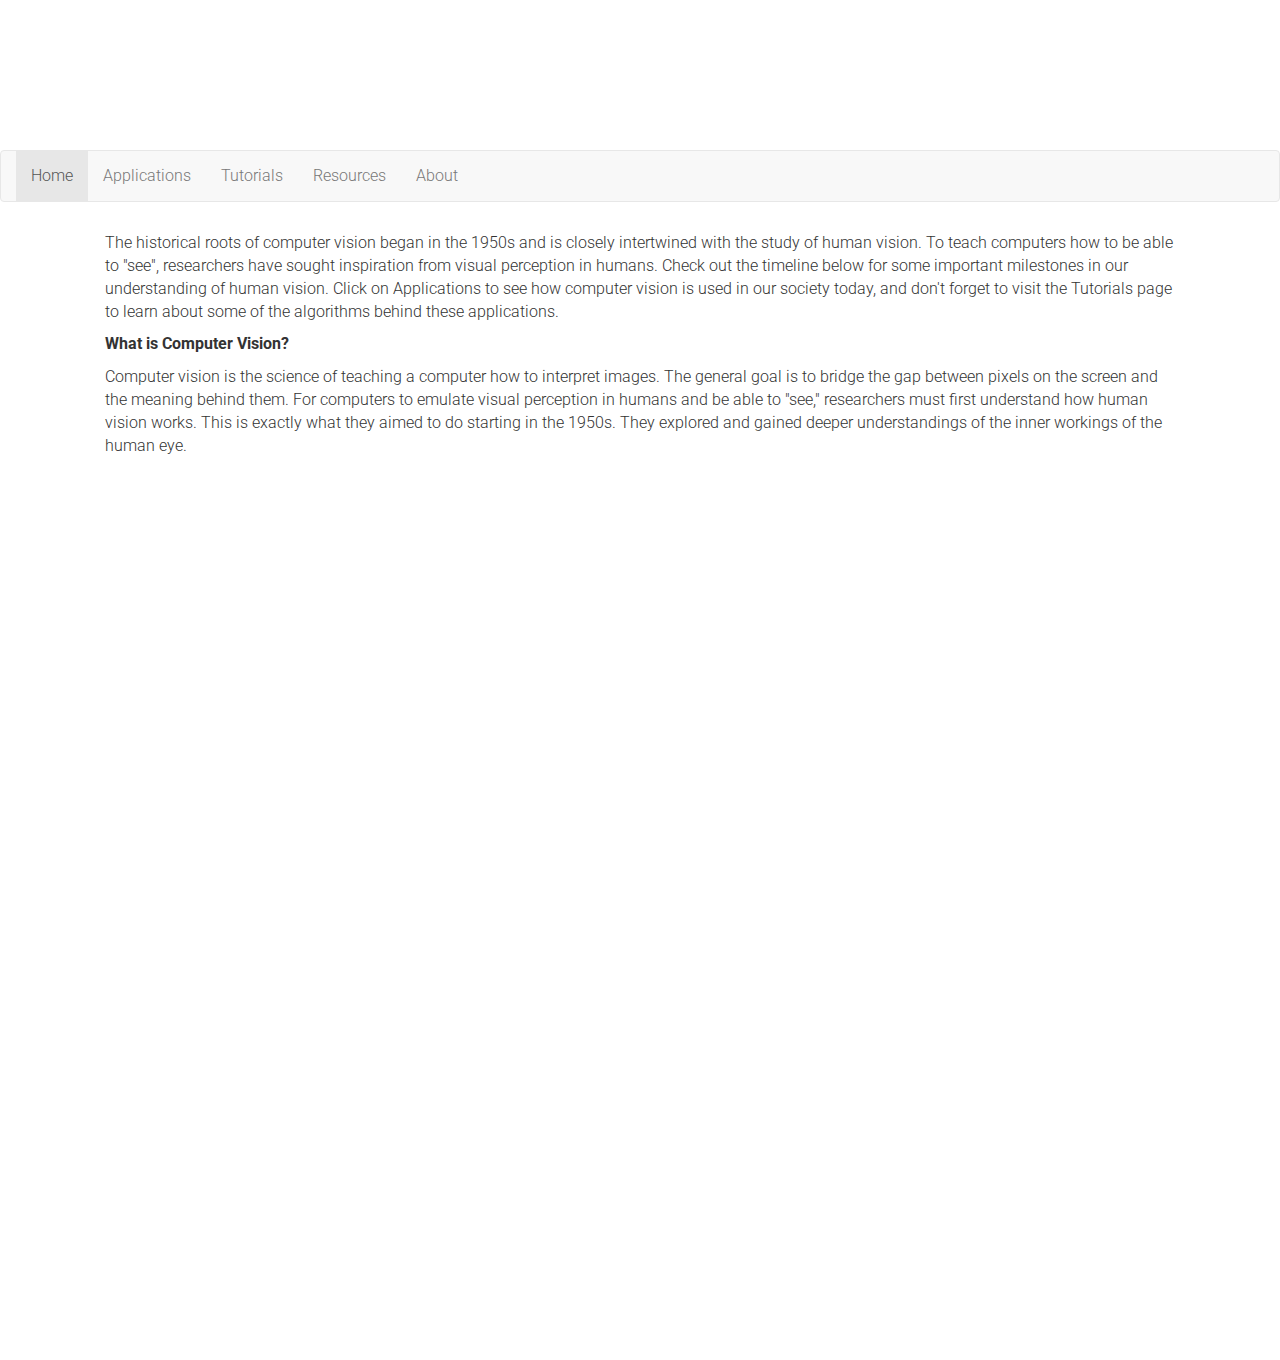
<file: index.html>
<!DOCTYPE html>
<html>

<head>
  <link rel="stylesheet" type="text/css" href="style.css">
  <link href='https://fonts.googleapis.com/css?family=Roboto:300,400,500' rel='stylesheet' type='text/css'>

  <meta name="viewport" content="width=device-width, initial-scale=1">
  
  <link rel="stylesheet" href="http://maxcdn.bootstrapcdn.com/bootstrap/3.3.5/css/bootstrap.min.css">
  <script src="https://ajax.googleapis.com/ajax/libs/jquery/1.11.3/jquery.min.js"></script>
  <script src="http://maxcdn.bootstrapcdn.com/bootstrap/3.3.5/js/bootstrap.min.js"></script>


</head>

<body style="font-family: 'Roboto', sans-serif; font-weight: 300; font-size: 16px">
<div>
  <table width="100%" height=150px background="http://www.image-sensors.com/ImageSensors/media/Image-Sensors-2015/News%20article%20image/Am_image.png">
    <tr>
      <td valign="center" id="header" style="font-size: 48px">
        Introduction to Computer Vision
      </td>
    </tr>
  </table>
</div>

      
<!-- Fixed navigation bar -->
<div>
<nav class="navbar navbar-default">
  <div class="container-fluid">
    <ul class="nav navbar-nav">
      <li class="active"><a href="index.html">Home</a></li>
      <li><a href="applications.html">Applications</a></li>
      <li><a href="tutorials.html">Tutorials</a></li>
      <li><a href="resources.html">Resources</a></li>
      <li><a href="about.html">About</a></li>
    </ul>
  </div>
</nav>
</div>

<body>

<div id="content">

<div class="section-text">
  <p>The historical roots of computer vision began in the 1950s and is closely intertwined with the study of human vision. To teach computers how to be able to &quot;see&quot;, researchers have sought inspiration from visual perception in humans. Check out the timeline below for some important milestones in our understanding of human vision. Click on Applications to see how computer vision is used in our society today, and don't forget to visit the Tutorials page to learn about some of the algorithms behind these applications.</p>
  <p><b>What is Computer Vision?</b></p>
  <p>Computer vision is the science of teaching a computer how to interpret images. The general goal is to bridge the gap between pixels on the screen and the meaning behind them. For computers to emulate visual perception in humans and be able to &quot;see,&quot; researchers must first understand how human vision works. This is exactly what they aimed to do starting in the 1950s. They explored and gained deeper understandings of the inner workings of the human eye.</p>
</div>

<!--Timeline-->
<iframe src="https://s3.amazonaws.com/uploads.knightlab.com/storymapjs/9e02a65ad81d467cbaa77cea80059ae4/computer-vision-history-1/index.html" frameborder="0" width="100%" height="800"></iframe> 
<br>
<br>
<br>


</div>
</body>

</html>
</file>
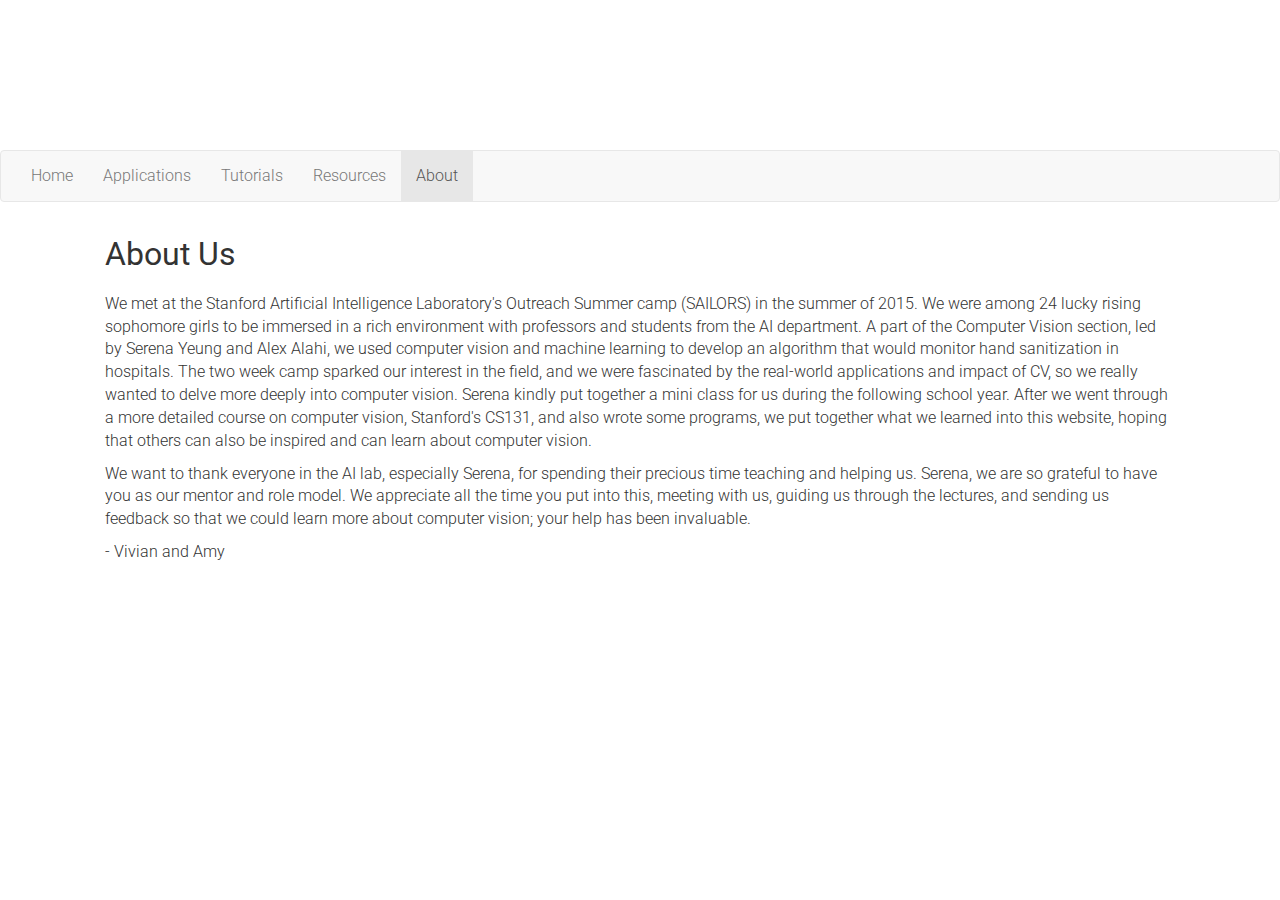
<file: about.html>
<!DOCTYPE html>
<html>

<head>
  <link rel="stylesheet" type="text/css" href="style.css">
  <link href='https://fonts.googleapis.com/css?family=Roboto:300,400,500' rel='stylesheet' type='text/css'>

  <meta name="viewport" content="width=device-width, initial-scale=1">
  
  <link rel="stylesheet" href="http://maxcdn.bootstrapcdn.com/bootstrap/3.3.5/css/bootstrap.min.css">
  <script src="https://ajax.googleapis.com/ajax/libs/jquery/1.11.3/jquery.min.js"></script>
  <script src="http://maxcdn.bootstrapcdn.com/bootstrap/3.3.5/js/bootstrap.min.js"></script>


</head>

<body style="font-family: 'Roboto', sans-serif; font-weight: 300; font-size: 16px">
<div>
  <table width="100%" height=150px background="http://www.image-sensors.com/ImageSensors/media/Image-Sensors-2015/News%20article%20image/Am_image.png">
    <tr>
      <td valign="center" id="header" style="font-size: 48px">
        Introduction to Computer Vision
      </td>
    </tr>
  </table>
</div>


			
<!-- Fixed navigation bar -->
<div>
<nav class="navbar navbar-default">
  <div class="container-fluid">
    <ul class="nav navbar-nav">
      <li><a href="index.html">Home</a></li>
      <li><a href="applications.html">Applications</a></li>
      <li><a href="tutorials.html">Tutorials</a></li>
      <li><a href="resources.html">Resources</a></li>
      <li class="active"><a href="about.html">About</a></li>
    </ul>
  </div>
</nav>
</div>


<div id="content">

  <div class="section-title">About Us</div>

  <div class="section-text">
    <p>We met at the Stanford Artificial Intelligence Laboratory's Outreach Summer camp (SAILORS) in the summer of 2015. We were among 24 lucky rising sophomore girls to be immersed in a rich environment with professors and students from the AI department. A part of the Computer Vision section, led by Serena Yeung and Alex Alahi, we used computer vision and machine learning to develop an algorithm that would monitor hand sanitization in hospitals. The two week camp sparked our interest in the field, and we were fascinated by the real-world applications and impact of CV, so we really wanted to delve more deeply into computer vision. Serena kindly put together a mini class for us during the following school year. After we went through a more detailed course on computer vision, Stanford's CS131, and also wrote some programs, we put together what we learned into this website, hoping that others can also be inspired and can learn about computer vision.</p>
  
    <p>We want to thank everyone in the AI lab, especially Serena, for spending their precious time teaching and helping us. Serena, we are so grateful to have you as our mentor and role model. We appreciate all the time you put into this, meeting with us, guiding us through the lectures, and sending us feedback so that we could learn more about computer vision; your help has been invaluable.</p>
  
    <p>- Vivian and Amy</p>
  </div>

</div>

</body>

</html>
</file>
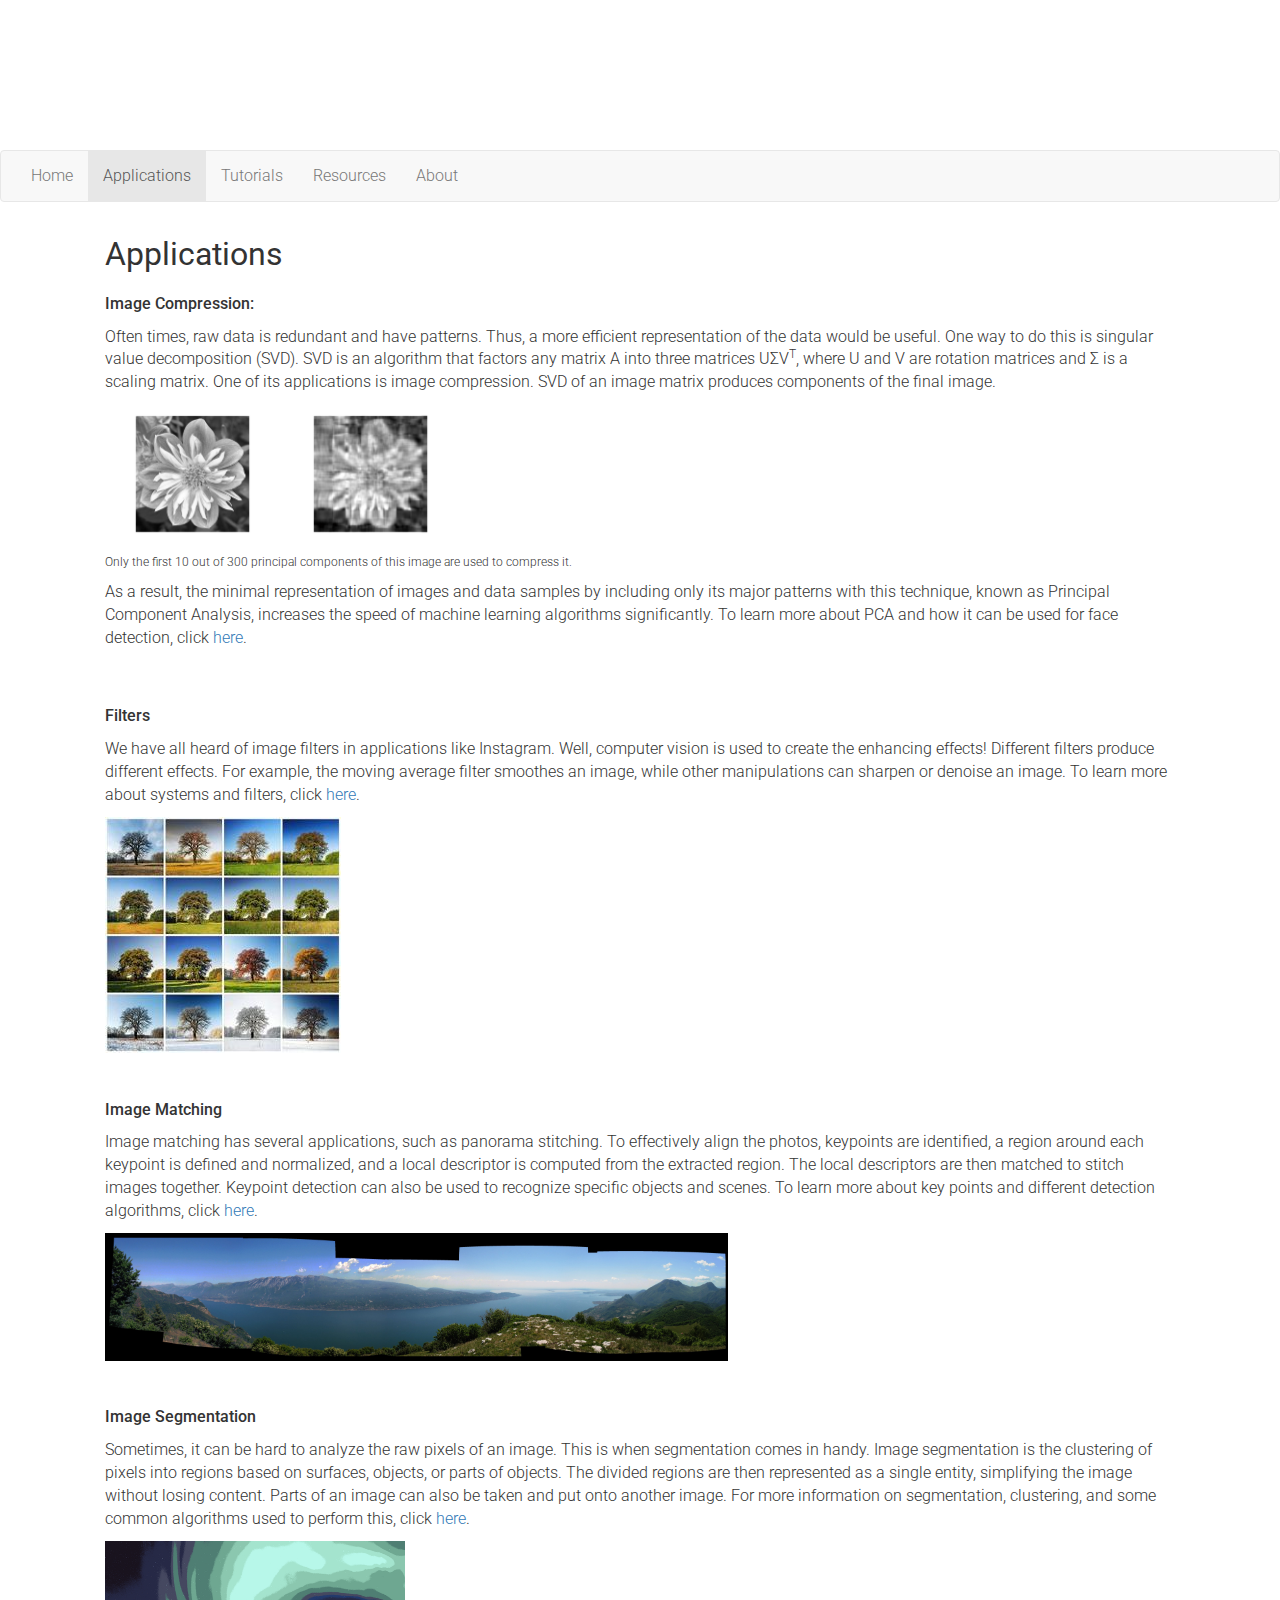
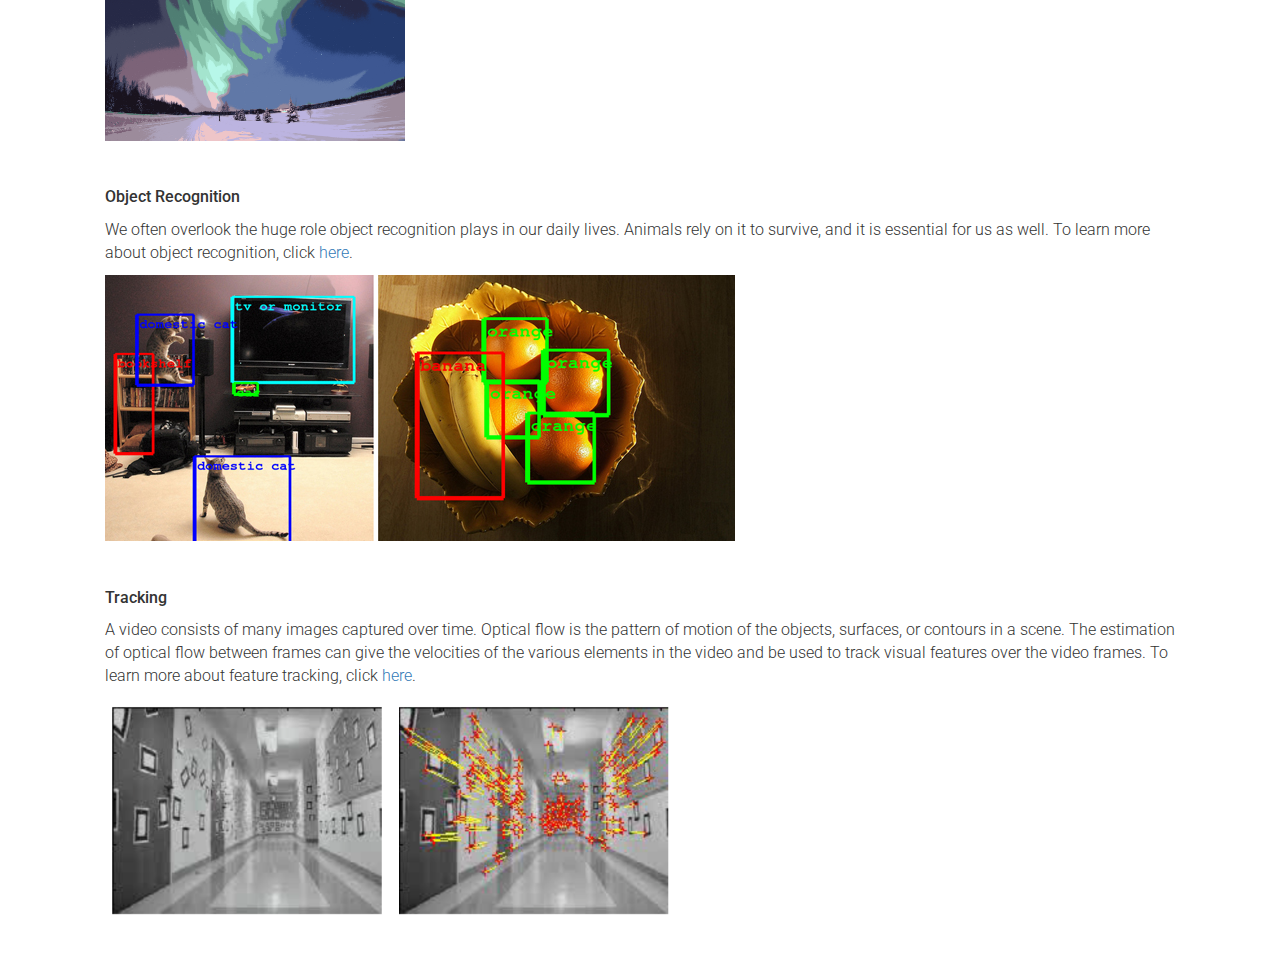
<file: applications.html>
<!DOCTYPE html>
<html>

<head>
  <link rel="stylesheet" type="text/css" href="style.css">
  <link href='https://fonts.googleapis.com/css?family=Roboto:300,400,500' rel='stylesheet' type='text/css'>

  <meta name="viewport" content="width=device-width, initial-scale=1">
  
  <link rel="stylesheet" href="http://maxcdn.bootstrapcdn.com/bootstrap/3.3.5/css/bootstrap.min.css">
  <script src="https://ajax.googleapis.com/ajax/libs/jquery/1.11.3/jquery.min.js"></script>
  <script src="http://maxcdn.bootstrapcdn.com/bootstrap/3.3.5/js/bootstrap.min.js"></script>


</head>

<body style="font-family: 'Roboto', sans-serif; font-weight: 300; font-size: 16px">
<div>
  <table width="100%" height=150px background="http://www.image-sensors.com/ImageSensors/media/Image-Sensors-2015/News%20article%20image/Am_image.png">
    <tr>
      <td valign="center" id="header" style="font-size: 48px">
        Introduction to Computer Vision
      </td>
    </tr>
  </table>
</div>


      
<!-- Fixed navigation bar -->
<div>
<nav class="navbar navbar-default">
  <div class="container-fluid">
    <ul class="nav navbar-nav">
      <li><a href="index.html">Home</a></li>
      <li class="active"><a href="applications.html">Applications</a></li>
      <li><a href="tutorials.html">Tutorials</a></li>
      <li><a href="resources.html">Resources</a></li>
      <li><a href="about.html">About</a></li>
    </ul>
  </div>
</nav>
</div>

<body>

<div id="content">

  <div class="section-title">Applications</div>

    <div class="section-text">

      <p style="font-weight: 500">Image Compression:</p>
      <p>Often times, raw data is redundant and have patterns. Thus, a more efficient representation of the data would be useful. One way to do this is singular value decomposition (SVD). SVD is an algorithm that factors any matrix A into three matrices U&#931;V<sup>T</sup>, where U and V are rotation matrices and &#931; is a scaling matrix. One of its applications is image compression. SVD of an image matrix produces components of the final image.</p>

      <figure>
        <img src="ApplicationsPictures/svd1.png" alt="SVD" style="width:175px;height:150px"/>
        <img src="ApplicationsPictures/svd2.png" alt="SVD" style="width:175px;height:150px"/>
        <figcaption>Only the first 10 out of 300 principal components of this image are used to compress it.</figcaption>
      </figure>
      <p></p>

      <p>As a result, the minimal representation of images and data samples by including only its major patterns with this technique, known as Principal Component Analysis, increases the speed of machine learning algorithms significantly. To learn more about PCA and how it can be used for face detection, click <a href="tutorial4.html">here</a>.</p>
      <br></br>
      
      <p style="font-weight: 500">Filters</p>
      <p>We have all heard of image filters in applications like Instagram. Well, computer vision is used to create the enhancing effects! Different filters produce different effects. For example, the moving average filter smoothes an image, while other manipulations can sharpen or denoise an image. To learn more about systems and filters, click <a href="tutorial1.html">here</a>.</p>

      <figure>
        <img src="ApplicationsPictures/filters.jpg" alt="Filters" style="width:236;height:236"/>
      </figure>
      <br></br>

      <p style="font-weight: 500">Image Matching</p>
      <p>Image matching has several applications, such as panorama stitching. To effectively align the photos, keypoints are identified, a region around each keypoint is defined and normalized, and a local descriptor is computed from the extracted region. The local descriptors are then matched to stitch images together. Keypoint detection can also be used to recognize specific objects and scenes. To learn more about key points and different detection algorithms, click <a href="tutorial2.html">here</a>.</p>

      <figure>
        <img src="ApplicationsPictures/pano.jpg" alt="Image Matching" style="width:623pxpx;height:128px"/>
      </figure>
      <br></br>

      <p style="font-weight: 500">Image Segmentation</p>
      <p>Sometimes, it can be hard to analyze the raw pixels of an image. This is when segmentation comes in handy. Image segmentation is the clustering of pixels into regions based on surfaces, objects, or parts of objects. The divided regions are then represented as a single entity, simplifying the image without losing content. Parts of an image can also be taken and put onto another image. For more information on segmentation, clustering, and some common algorithms used to perform this, click <a href="tutorial3.html">here</a>.</p>

      <figure>
        <img src="ApplicationsPictures/segmentation.png" alt="Segmentation" style="width:300px;height:200px"/>
      </figure>
      <br></br>

      <p style="font-weight: 500">Object Recognition</p>
      <p>We often overlook the huge role object recognition plays in our daily lives. Animals rely on it to survive, and it is essential for us as well. To learn more about object recognition, click <a href="tutorial4.html">here</a>.</p>

      <figure>
        <img src="ApplicationsPictures/objectrecognition.jpg" alt="Object Recognition" style="width:630px;height:266px"/>
      </figure>
      <br></br>

      <p style="font-weight: 500">Tracking</p>
      <p>A video consists of many images captured over time. Optical flow is the pattern of motion of the objects, surfaces, or contours in a scene. The estimation of optical flow between frames can give the velocities of the various elements in the video and be used to track visual features over the video frames. To learn more about feature tracking, click <a href="http://vision.stanford.edu/teaching/cs131_fall1516/lectures/lecture14_optical_flow_cs131.pdf">here</a>.</p>

      <figure>
        <img src="ApplicationsPictures/opticalflow.png" alt="Segmentation" style="width:572px;height:225px"/>
      </figure>

    </div>

</div>

</body>

</html>
</file>
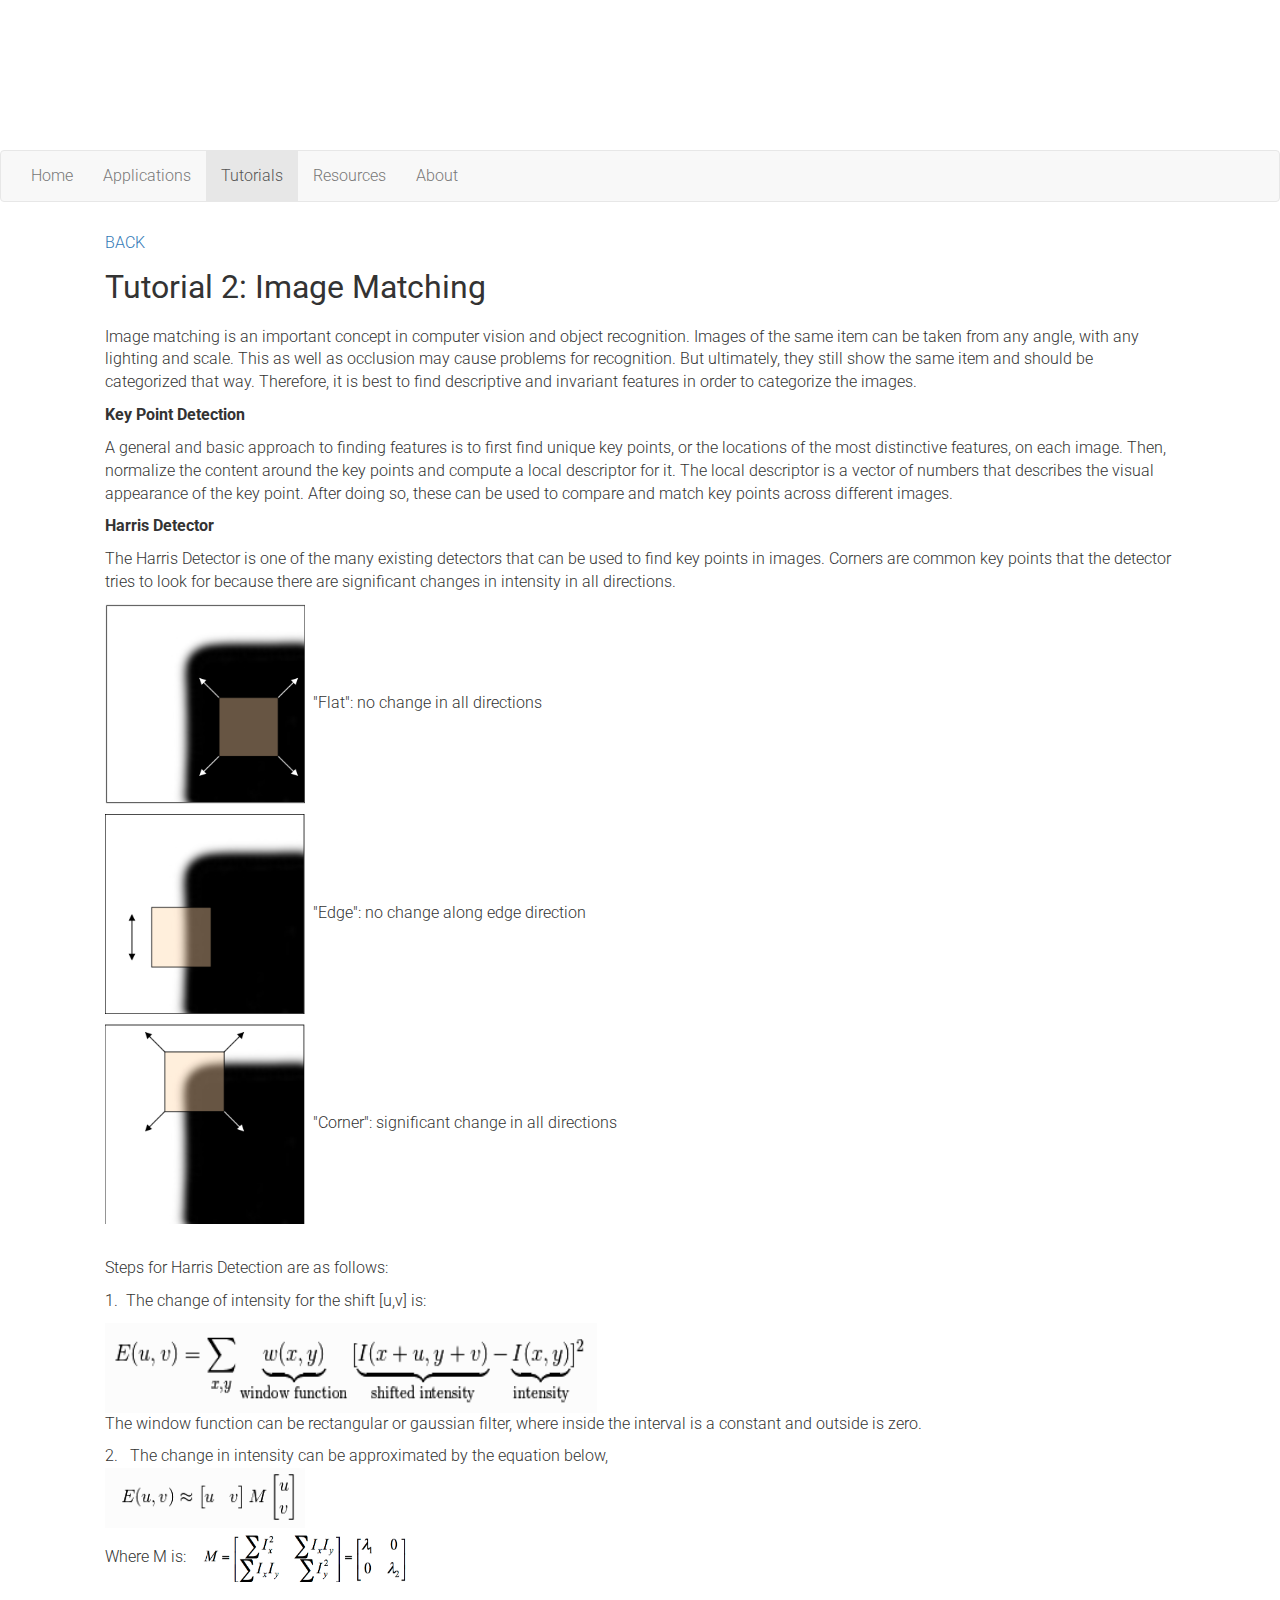
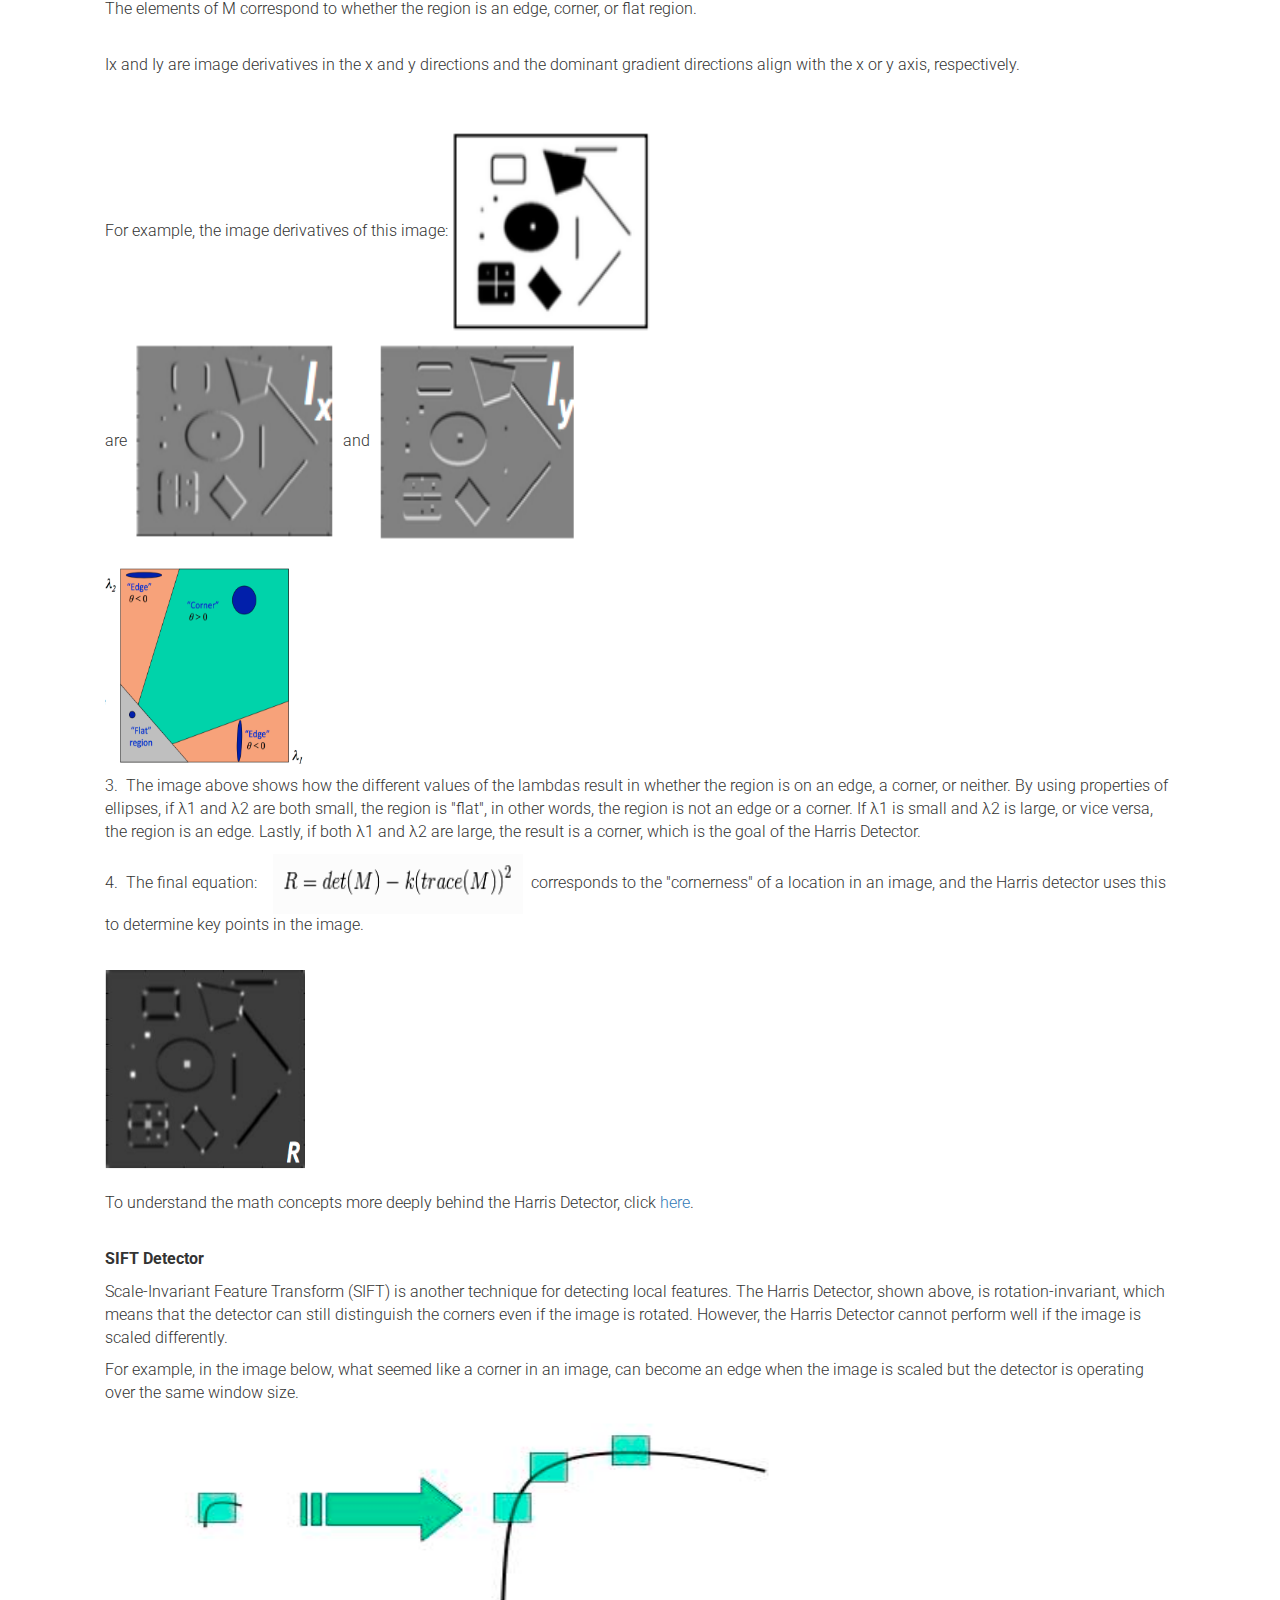
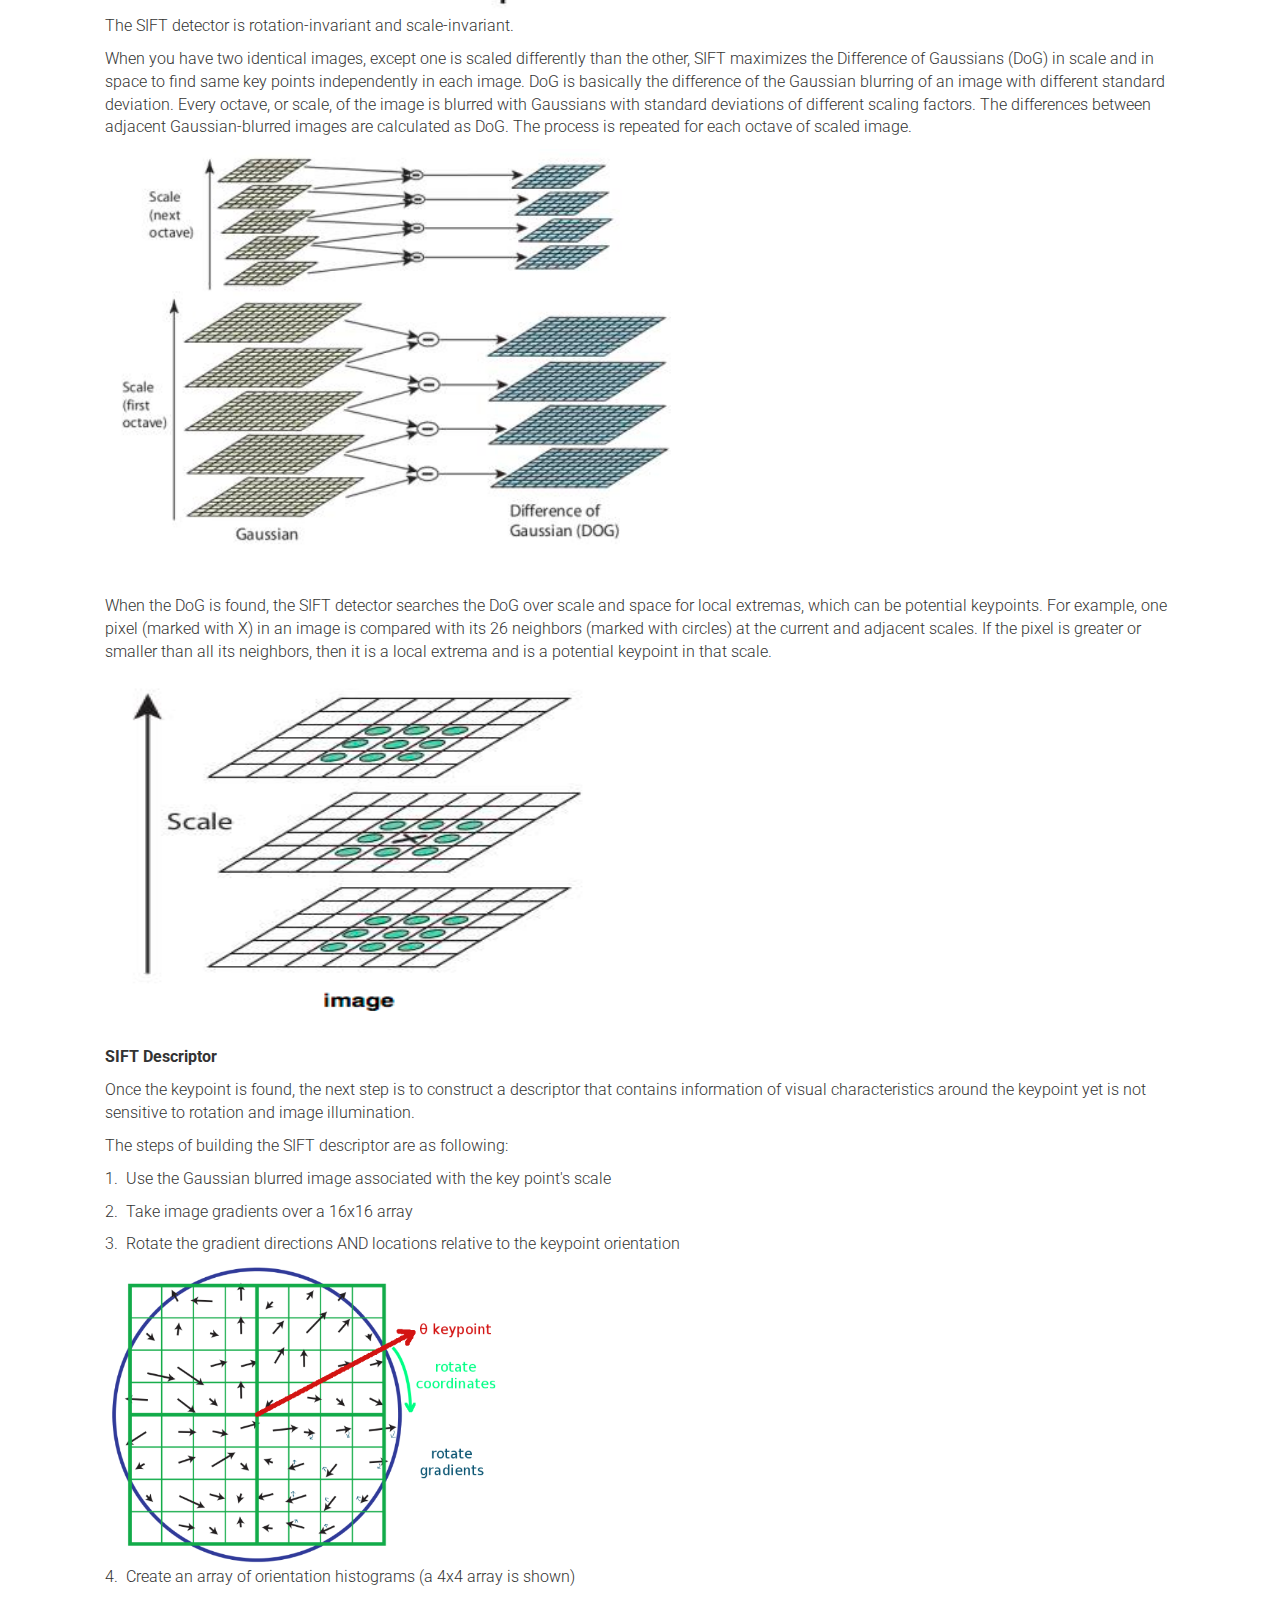
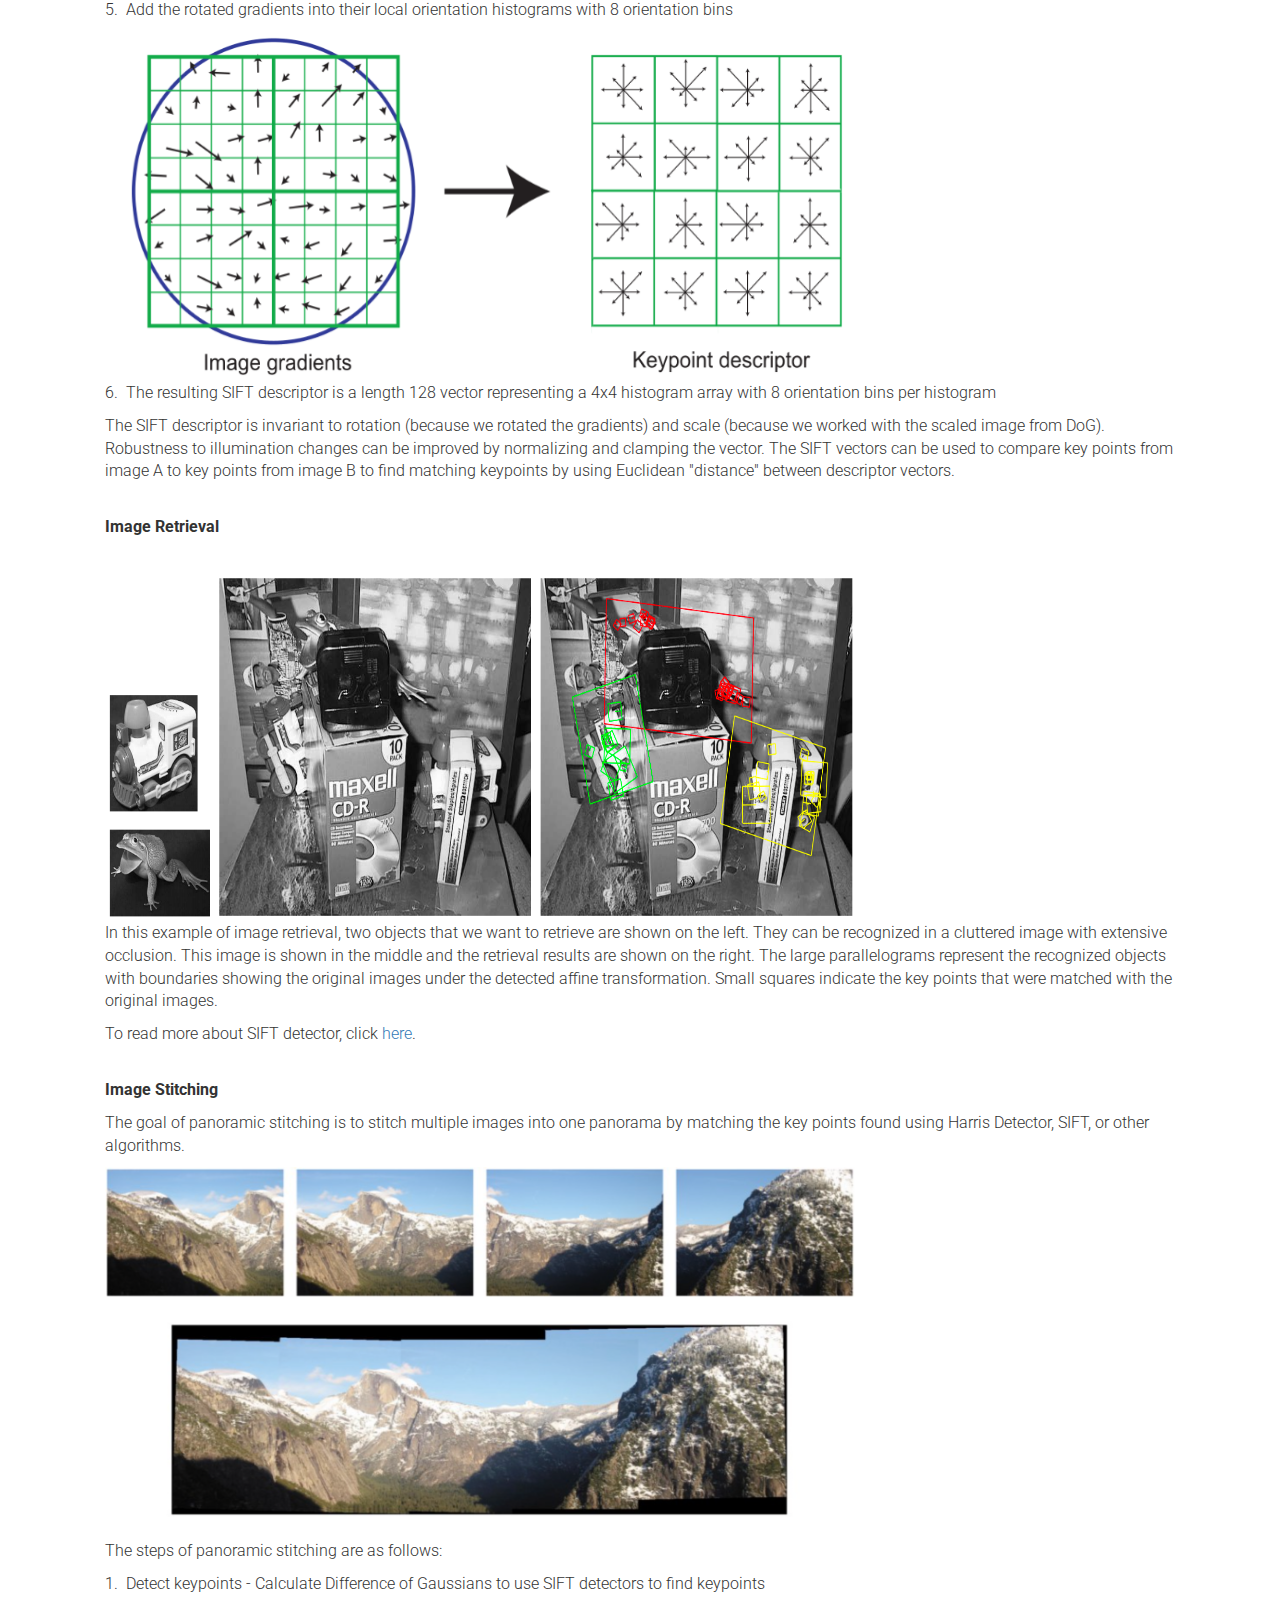
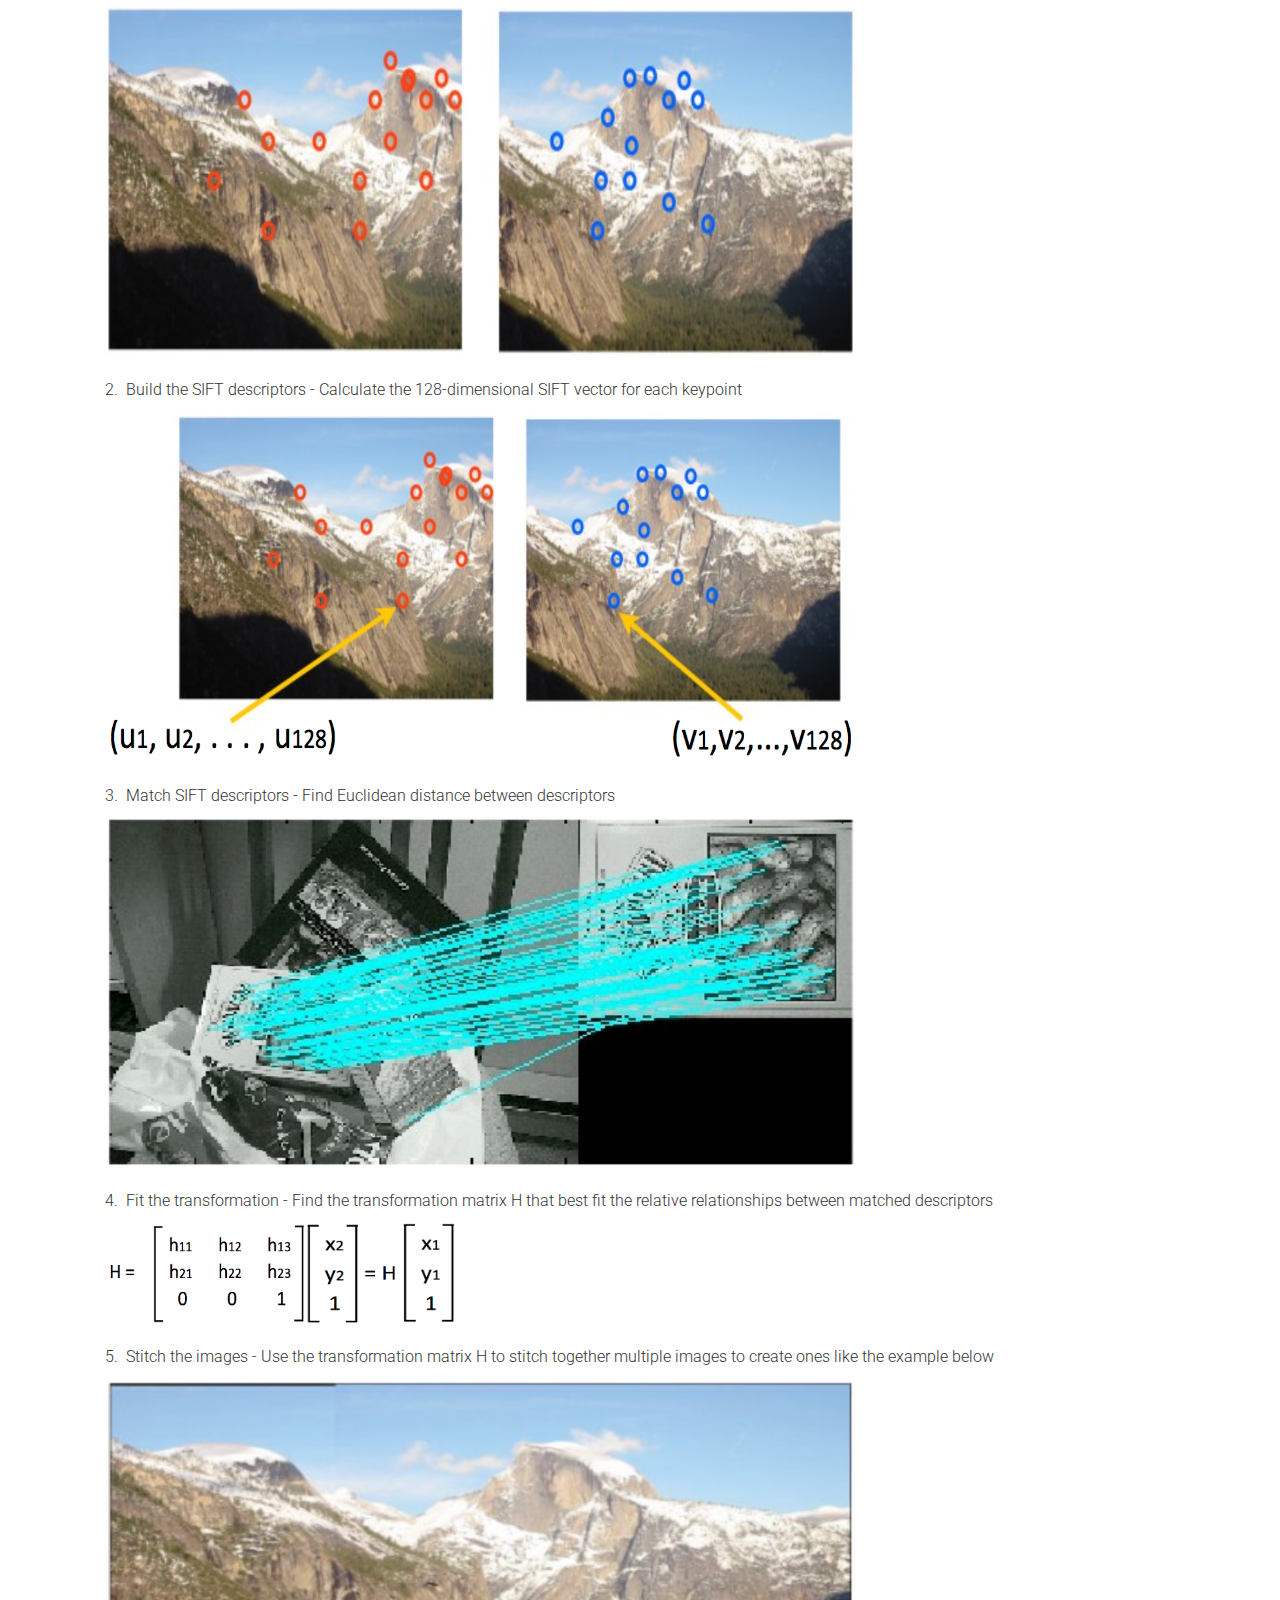
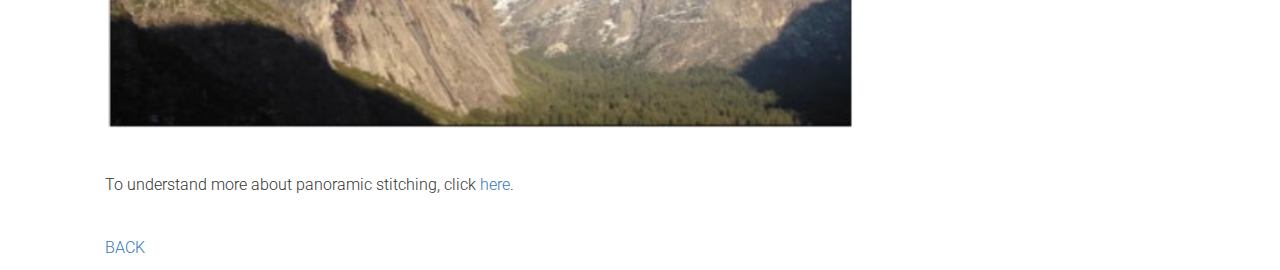
<file: tutorial2.html>
<!DOCTYPE html>
<html>

<head>
  <link rel="stylesheet" type="text/css" href="style.css">
  <link href='https://fonts.googleapis.com/css?family=Roboto:300,400,500' rel='stylesheet' type='text/css'>

  <meta name="viewport" content="width=device-width, initial-scale=1">
  
  <link rel="stylesheet" href="http://maxcdn.bootstrapcdn.com/bootstrap/3.3.5/css/bootstrap.min.css">
  <script src="https://ajax.googleapis.com/ajax/libs/jquery/1.11.3/jquery.min.js"></script>
  <script src="http://maxcdn.bootstrapcdn.com/bootstrap/3.3.5/js/bootstrap.min.js"></script>


</head>

<body style="font-family: 'Roboto', sans-serif; font-weight: 300; font-size: 16px">
<div>
  <table width="100%" height=150px background="http://www.image-sensors.com/ImageSensors/media/Image-Sensors-2015/News%20article%20image/Am_image.png">
    <tr>
      <td valign="center" id="header" style="font-size: 48px">
        Introduction to Computer Vision
      </td>
    </tr>
  </table>
</div>

      
<!-- Fixed navigation bar -->
<div>
<nav class="navbar navbar-default">
  <div class="container-fluid">
    <ul class="nav navbar-nav">
      <li><a href="index.html">Home</a></li>
      <li><a href="applications.html">Applications</a></li>
      <li class="active"><a href="tutorials.html">Tutorials</a></li>
      <li><a href="resources.html">Resources</a></li>
      <li><a href="about.html">About</a></li>
    </ul>
  </div>
</nav>
</div>

<body>

<div id="content">

  <a href="tutorials.html" class="nav">BACK</a>
  <p></p>

  <div class="section-title">Tutorial 2: Image Matching</div>

  <div class="section-text">

  <p>Image matching is an important concept in computer vision and object recognition. Images of the same item can be taken from any angle, with any lighting and scale. This as well as occlusion may cause problems for recognition. But ultimately, they still show the same item and should be categorized that way. Therefore, it is best to find descriptive and invariant features in order to categorize the images.</p>
  <p><b>Key Point Detection</b></p>
  <p>A general and basic approach to finding features is to first find unique key points, or the locations of the most distinctive features, on each image. Then, normalize the content around the key points and compute a local descriptor for it. The local descriptor is a vector of numbers that describes the visual appearance of the key point. After doing so, these can be used to compare and match key points across different images.</p>
  <p><b>Harris Detector</b></p>
  <p>The Harris Detector is one of the many existing detectors that can be used to find key points in images. Corners are common key points that the detector tries to look for because there are significant changes in intensity in all directions.</p>
  <p><img src="Pictures/harris/flat region.png" width="200" height="200" alt="flatregion">&nbsp;&nbsp;"Flat": no change in all directions
  <p><img src="Pictures/harris/edge region.png" width="200" height="200" alt="flatregion">&nbsp;&nbsp;"Edge": no change along edge direction</p>
  <p><img src="Pictures/harris/corner region.png" width="200" height="200" alt="flatregion">&nbsp;&nbsp;"Corner": significant change in all directions</p>
  <br>
  <p>Steps for Harris Detection are as follows:</p>
  
  <p>1.&nbsp;&nbsp;The change of intensity for the shift [u,v] is:</p>

  <img src="Pictures/harris/harrisEquation1.png" width="492" height="90" alt="harrisEquation">
  <p>The window function can be rectangular or gaussian filter, where inside the interval is a constant and outside is zero.</p>

  <p>2.&nbsp;&nbsp; The change in intensity can be approximated by the equation below, <br><img src="Pictures/harris/harrisEquation2.png" width="200" height="60" alt="harrisEquation"><br>Where M is: <img src="Pictures/harris/harrisEquation3.png" width="230" height="60" alt="harrisEquation"> 
  <p>The elements of M correspond to whether the region is an edge, corner, or flat region.</p>
  <br>
  <p>Ix and Iy are image derivatives in the x and y directions and the dominant gradient directions align with the x or y axis, respectively. </p>
  <br>
  <br>
  <p>For example, the image derivatives of this image: <img src="Pictures/harris/example.png" width="200" height="200" alt="example">
  <br>
  <p>are&nbsp;&nbsp;<img src="Pictures/harris/example2.png" width="200" height="200" alt="example">&nbsp;&nbsp;and&nbsp;&nbsp;<img src="Pictures/harris/example3.png" width="200" height="200" alt="example">
  <br>
  <br>
  <img src="Pictures/harris/harrisEquation5.png" width="200" height="200">
  <p>3.&nbsp;&nbsp;The image above shows how the different values of the lambdas result in whether the region is on an edge, a corner, or neither. By using properties of ellipses, if &#955;1 and &#955;2 are both small, the region is &quot;flat&quot;, in other words, the region is not an edge or a corner. If &#955;1 is small and &#955;2 is large, or vice versa, the region is an edge. Lastly, if both &#955;1 and &#955;2 are large, the result is a corner, which is the goal of the Harris Detector. </p>
  <p>4.&nbsp;&nbsp;The final equation: &nbsp;&nbsp; <img src="Pictures/harris/harrisEquation4.png" width="250" height="60" alt="harrisEquation">&nbsp;&nbsp;corresponds to the &quot;cornerness&quot; of a location in an image, and the Harris detector uses this to determine key points in the image.</p>
  <br>
  <img src="Pictures/harris/final.png" width="200" height="200" alt="examplefinal">
  <br></br>
  <p>To understand the math concepts more deeply behind the Harris Detector, click <a href="http://www.bmva.org/bmvc/1988/avc-88-023.pdf">here</a>.
  <br>
  <br>
  <p><b>SIFT Detector</b></p>
  <p>Scale-Invariant Feature Transform (SIFT) is another technique for detecting local features. The Harris Detector, shown above, is rotation-invariant, which means that the detector can still distinguish the corners even if the image is rotated. However, the Harris Detector cannot perform well if the image is scaled differently.</p>
  <p>For example, in the image below, what seemed like a corner in an image, can become an edge when the image is scaled but the detector is operating over the same window size.</p>
  <img src="Pictures/sift/sift1.png" width="700" height="200">
  <br>
  <p>The SIFT detector is rotation-invariant and scale-invariant.</p>
  <p>When you have two identical images, except one is scaled differently than the other, SIFT maximizes the Difference of Gaussians (DoG) in scale and in space to find same key points independently in each image. DoG is basically the difference of the Gaussian blurring of an image with different standard deviation. Every octave, or scale, of the image is blurred with Gaussians with standard deviations of different scaling factors. The differences between adjacent Gaussian-blurred images are calculated as DoG. The process is repeated for each octave of scaled image.</p>
  <img src="Pictures/sift/sift2.png" width="600" height="400">
  <br></br></br>

  <p>When the DoG is found, the SIFT detector searches the DoG over scale and space for local extremas, which can be potential keypoints. For example, one pixel (marked with X) in an image is compared with its 26 neighbors (marked with circles) at the current and adjacent scales. If the pixel is greater or smaller than all its neighbors, then it is a local extrema and is a potential keypoint in that scale.</p>
  <img src="Pictures/sift/sift3.png" width="500" height="350">
  <br></br>
  <b><p>SIFT Descriptor</p></b>
  <p>Once the keypoint is found, the next step is to construct a descriptor that contains information of visual characteristics around the keypoint yet is not sensitive to rotation and image illumination.</p>
  <p>The steps of building the SIFT descriptor are as following:</p>
  <p>1.&nbsp;&nbsp;Use the Gaussian blurred image associated with the key point's scale</p>
  <p>2.&nbsp;&nbsp;Take image gradients over a 16x16 array</p>
  <p>3.&nbsp;&nbsp;Rotate the gradient directions AND locations relative to the keypoint orientation</p>
  <img src="Pictures/sift/sift4.png" width="400" height="300">
  <p>4.&nbsp;&nbsp;Create an array of orientation histograms (a 4x4 array is shown)</p>
  <p>5.&nbsp;&nbsp;Add the rotated gradients into their local orientation histograms with 8 orientation bins</p>
  <img src="Pictures/sift/sift5.png" width="750" height="350">
  <br>
  <p>6.&nbsp;&nbsp;The resulting SIFT descriptor is a length 128 vector representing a 4x4 histogram array with 8 orientation bins per histogram</p>
  <p>The SIFT descriptor is invariant to rotation (because we rotated the gradients) and scale (because we worked with the scaled image from DoG). Robustness to illumination changes can be improved by normalizing and clamping the vector. The SIFT vectors can be used to compare key points from image A to key points from image B to find matching keypoints by using Euclidean &quot;distance&quot; between descriptor vectors.</p>
  <br>
  <p><b>Image Retrieval</b></p>
  <br>
  <img src="Pictures/sift/sift6.png" width="750" height="350">
  <p>In this example of image retrieval, two objects that we want to retrieve are shown on the left. They can be recognized in a cluttered image with extensive occlusion. This image is shown in the middle and the retrieval results are shown on the right. The large parallelograms represent the recognized objects with boundaries showing the original images under the detected affine transformation. Small squares indicate the key points that were matched with the original images.</p>
  <p>To read more about SIFT detector, click <a href="https://www.cs.ubc.ca/~lowe/papers/ijcv04.pdf">here</a>.
  <br>
  <br>
  <p><b>Image Stitching</b></p>
  <p>The goal of panoramic stitching is to stitch multiple images into one panorama by matching the key points found using Harris Detector, SIFT, or other algorithms.</p>
  <img src="Pictures/panoramic/pan1.png" width="750" height="350">
  <br>
  <br>
  <p>The steps of panoramic stitching are as follows:</p>
  <p>1.&nbsp;&nbsp;Detect keypoints - Calculate Difference of Gaussians to use SIFT detectors to find keypoints</p>
  <img src="Pictures/panoramic/pan2.png" width="750" height="350">
  <br>
  <br>
  <p>2.&nbsp;&nbsp;Build the SIFT descriptors - Calculate the 128-dimensional SIFT vector for each keypoint</p>
  <img src="Pictures/panoramic/pan3.png" width="750" height="350">
  <br>
  <br>
  <p>3.&nbsp;&nbsp;Match SIFT descriptors - Find Euclidean distance between descriptors</p>
  <img src="Pictures/panoramic/pan4.png" width="750" height="350">
  <br>
  <br>
  <p>4.&nbsp;&nbsp;Fit the transformation - Find the transformation matrix H that best fit the relative relationships between matched descriptors</p>
  <img src="Pictures/panoramic/pan5.png" width="200" height="100"><img src="Pictures/panoramic/pan6.png" width="150" height="100">
  <br>
  <br>
  <p>5.&nbsp;&nbsp;Stitch the images - Use the transformation matrix H to stitch together multiple images to create ones like the example below</p>
  <img src="Pictures/panoramic/pan7.png" width="750" height="350">
  <br>
  <br>
  <br>
  <p>To understand more about panoramic stitching, click <a href="http://matthewalunbrown.com/papers/ijcv2007.pdf">here</a>.
</div>

<a href="tutorials.html" class="nav">BACK</a>

</div>

</body>

</html>
</file>
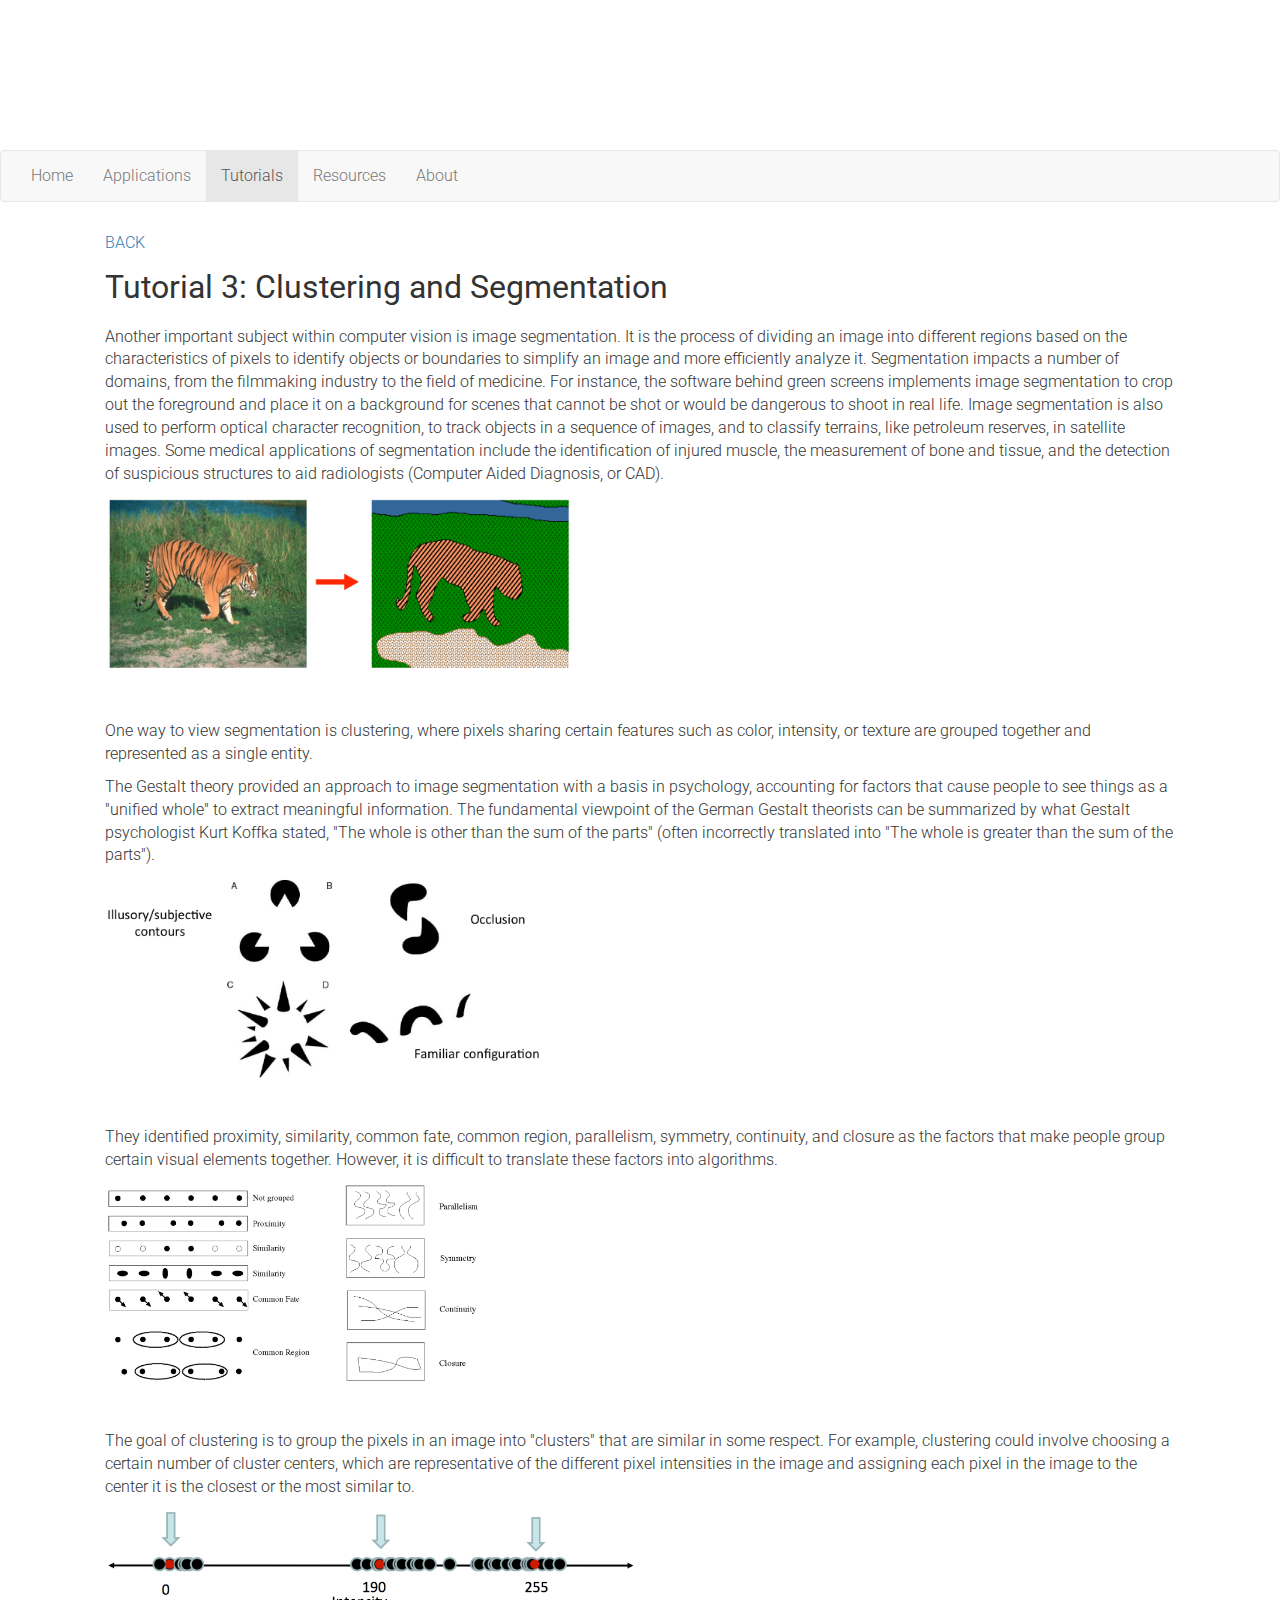
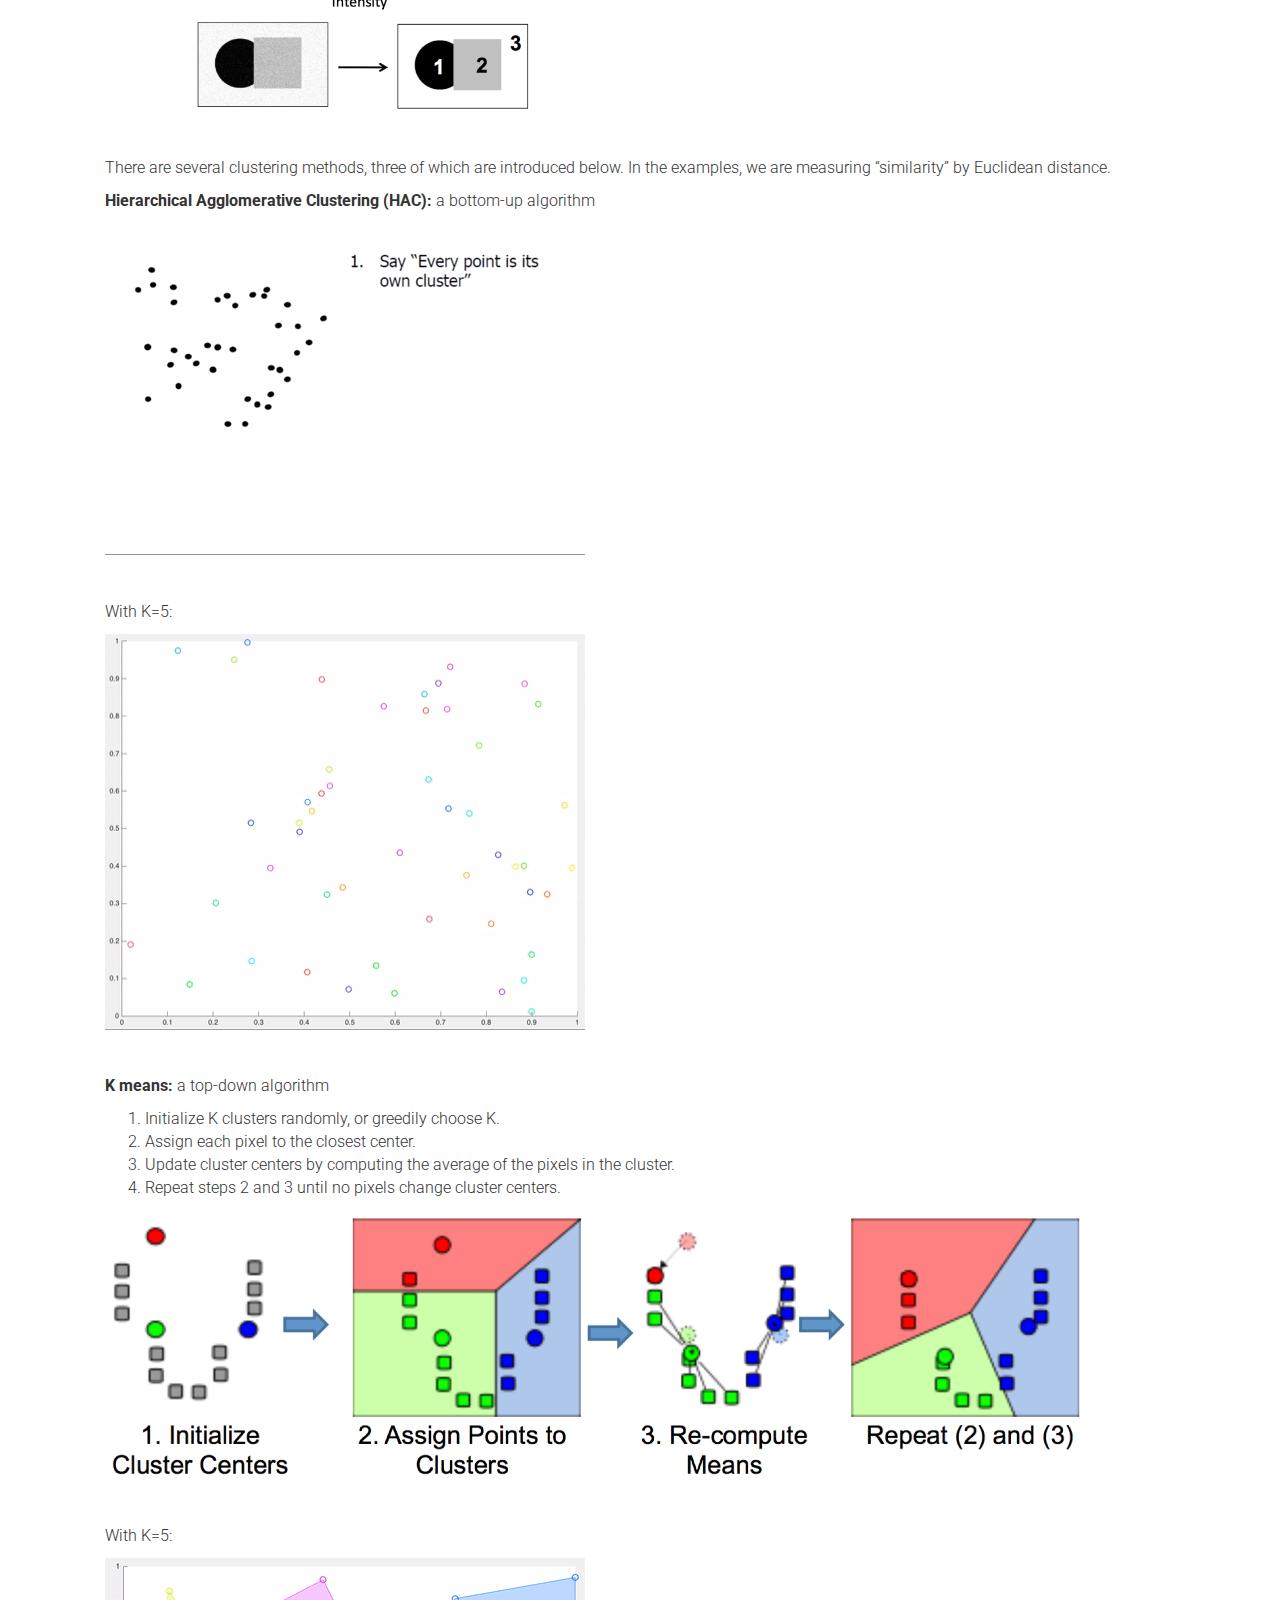
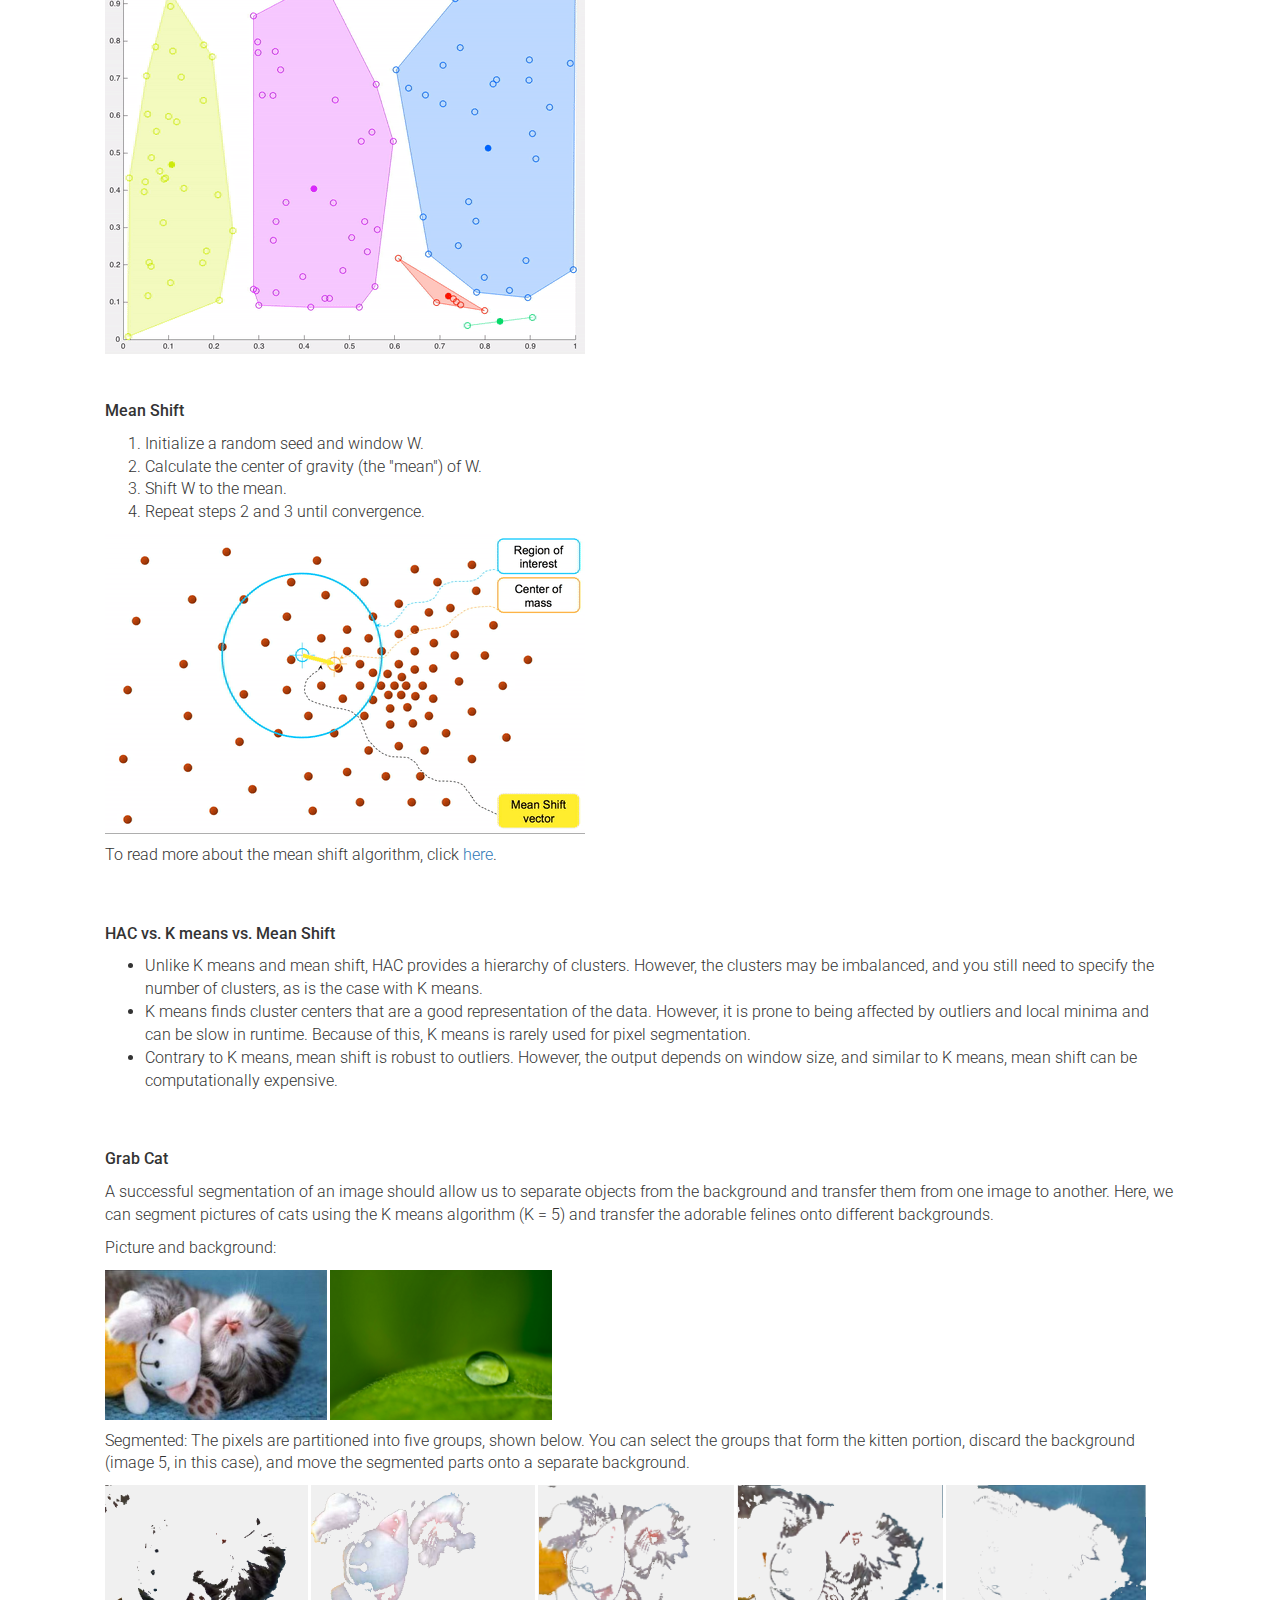
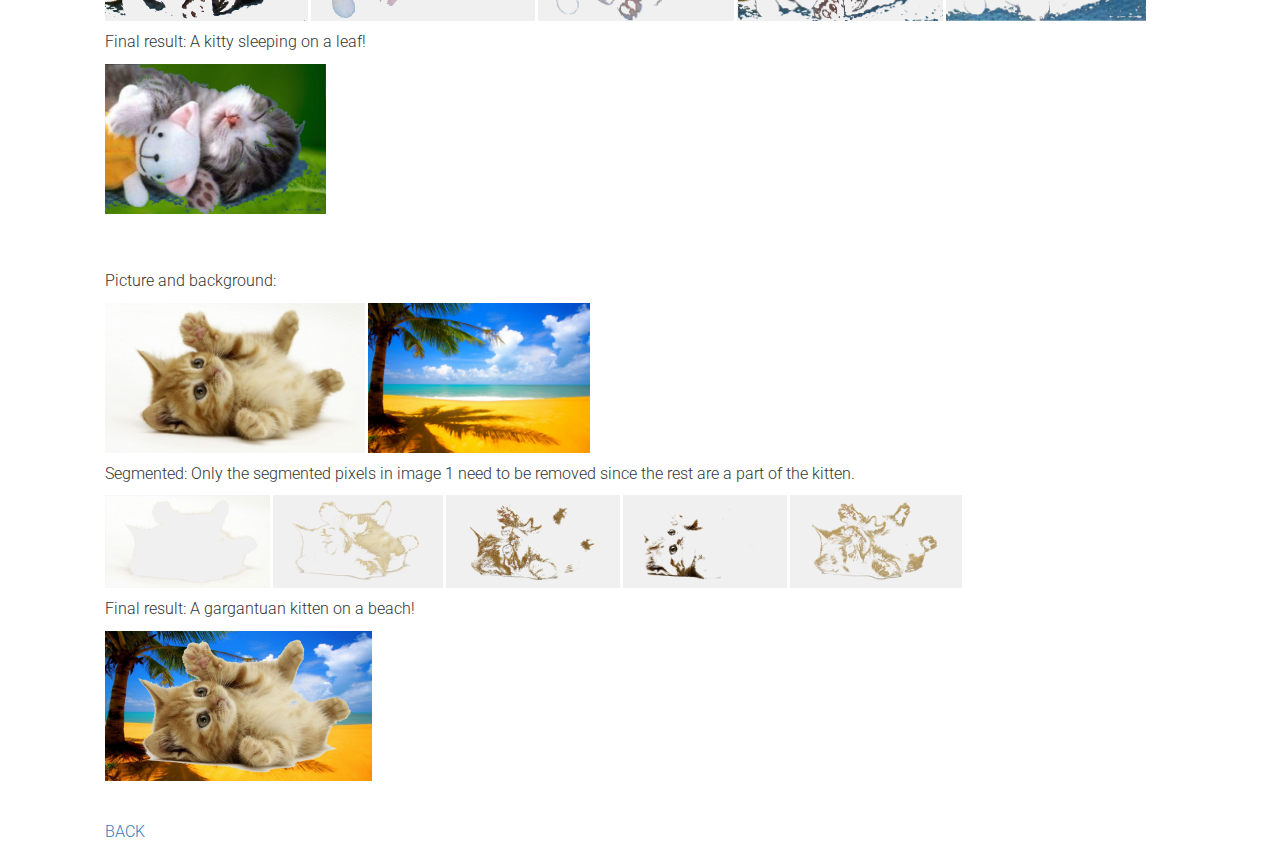
<file: tutorial3.html>
<!DOCTYPE html>
<html>

<head>
  <link rel="stylesheet" type="text/css" href="style.css">
  <link href='https://fonts.googleapis.com/css?family=Roboto:300,400,500' rel='stylesheet' type='text/css'>

  <meta name="viewport" content="width=device-width, initial-scale=1">
  
  <link rel="stylesheet" href="http://maxcdn.bootstrapcdn.com/bootstrap/3.3.5/css/bootstrap.min.css">
  <script src="https://ajax.googleapis.com/ajax/libs/jquery/1.11.3/jquery.min.js"></script>
  <script src="http://maxcdn.bootstrapcdn.com/bootstrap/3.3.5/js/bootstrap.min.js"></script>


</head>

<body style="font-family: 'Roboto', sans-serif; font-weight: 300; font-size: 16px">
<div>
  <table width="100%" height=150px background="http://www.image-sensors.com/ImageSensors/media/Image-Sensors-2015/News%20article%20image/Am_image.png">
    <tr>
      <td valign="center" id="header" style="font-size: 48px">
        Introduction to Computer Vision
      </td>
    </tr>
  </table>
</div>

      
<!-- Fixed navigation bar -->
<div>
<nav class="navbar navbar-default">
  <div class="container-fluid">
    <ul class="nav navbar-nav">
      <li><a href="index.html">Home</a></li>
      <li><a href="applications.html">Applications</a></li>
      <li class="active"><a href="tutorials.html">Tutorials</a></li>
      <li><a href="resources.html">Resources</a></li>
      <li><a href="about.html">About</a></li>
    </ul>
  </div>
</nav>
</div>

<body>

<div id="content">

  <a href="tutorials.html" class="nav">BACK</a>
  <p></p>

  <div class="section-title">Tutorial 3: Clustering and Segmentation</div>

  <div class="section-text">

  <p>Another important subject within computer vision is image segmentation. It is the process of dividing an image into different regions based on the characteristics of pixels to identify objects or boundaries to simplify an image and more efficiently analyze it. Segmentation impacts a number of domains, from the filmmaking industry to the field of medicine. For instance, the software behind green screens implements image segmentation to crop out the foreground and place it on a background for scenes that cannot be shot or would be dangerous to shoot in real life. Image segmentation is also used to perform optical character recognition, to track objects in a sequence of images, and to classify terrains, like petroleum reserves, in satellite images. Some medical applications of segmentation include the identification of injured muscle, the measurement of bone and tissue, and the detection of suspicious structures to aid radiologists (Computer Aided Diagnosis, or CAD).</p>

  <figure>
    <img src="Pictures3/segmentation.png" alt="Clustering" style="width:469px" height="179px"/>
  </figure>
  <br></br>

  <p>One way to view segmentation is clustering, where pixels sharing certain features such as color, intensity, or texture are grouped together and represented as a single entity.</p>

  <p>The Gestalt theory provided an approach to image segmentation with a basis in psychology, accounting for factors that cause people to see things as a "unified whole" to extract meaningful information. The fundamental viewpoint of the German Gestalt theorists can be summarized by what Gestalt psychologist Kurt Koffka stated, "The whole is other than the sum of the parts" (often incorrectly translated into "The whole is greater than the sum of the parts").</p>

  <figure>
    <img src="Pictures3/gestalt1.png" alt="Gestalt Theory" style="width:437px" height="203px"/>
  </figure>
  <br></br>

  <p>They identified proximity, similarity, common fate, common region, parallelism, symmetry, continuity, and closure as the factors that make people group certain visual elements together. However, it is difficult to translate these factors into algorithms.</p>

  <figure>
    <img src="Pictures3/gestalt2.png" alt="Gestalt Theory" style="width:376px" height="203px"/>
  </figure>
  <br></br>

  <p>The goal of clustering is to group the pixels in an image into "clusters" that are similar in some respect. For example, clustering could involve choosing a certain number of cluster centers, which are representative of the different pixel intensities in the image and assigning each pixel in the image to the center it is the closest or the most similar to.</p>

  <figure>
    <img src="Pictures3/clustering.png" alt="Clustering" style="width:532px" height="203px"/>
  </figure>
  <br></br>

  <p>There are several clustering methods, three of which are introduced below. In the examples, we are measuring “similarity” by Euclidean distance.</p>

  <p><b>Hierarchical Agglomerative Clustering (HAC):</b> a bottom-up algorithm</p>
  <figure>
    <img src="gifs/hac_slides.gif" alt="HAC" style="width:480px" height="332px"/>
  </figure>
  <br></br>

  <p>With K=5:</p>
  <figure>
    <img src="gifs/hac_matlab.gif" alt="HAC" style="width:480px" height="396px"/>
  </figure>
  <br></br>

  <p><b>K means:</b> a top-down algorithm</p>
  <ol>
    <li>Initialize K clusters randomly, or greedily choose K.</li>
    <li>Assign each pixel to the closest center.</li>
    <li>Update cluster centers by computing the average of the pixels in the cluster.</li>
    <li>Repeat steps 2 and 3 until no pixels change cluster centers.</li>
  </ol>

  <figure>
    <img src="Pictures3/kmeans.png" alt="K means" style="width:983px" height="270px"/>
  </figure>
  <br></br>

  <p>With K=5:</p>
  <figure>
    <img src="gifs/k-means.gif" alt="K means" style="width:480px" height="396px"/>
  </figure>
  <br></br>

  <p style="font-weight: 500">Mean Shift</p>
  <ol>
    <li>Initialize a random seed and window W.</li>
    <li>Calculate the center of gravity (the "mean") of W.</li>
    <li>Shift W to the mean.</li>
    <li>Repeat steps 2 and 3 until convergence.</li>
  </ol>

  <figure>
    <img src="gifs/mean shift.gif" alt="Mean Shift" style="width:480px" height="300px"/>
  </figure>
  <p></p>

  <p>To read more about the mean shift algorithm, click <a href="http://citeseerx.ist.psu.edu/viewdoc/download?doi=10.1.1.76.8968&rep=rep1&type=pdf">here</a>.</p>
  <br></br>

  <p style="font-weight: 500">HAC vs. K means vs. Mean Shift</p>
  <ul style="list-style-type:disc">
    <li>Unlike K means and mean shift, HAC provides a hierarchy of clusters. However, the clusters may be imbalanced, and you still need to specify the number of clusters, as is the case with K means.</li>
    <li>K means finds cluster centers that are a good representation of the data. However, it is prone to being affected by outliers and local minima and can be slow in runtime. Because of this, K means is rarely used for pixel segmentation.</li>
    <li>Contrary to K means, mean shift is robust to outliers. However, the output depends on window size, and similar to K means, mean shift can be computationally expensive.</li>
  </ul>

  <br></br>
  <p style="font-weight: 500">Grab Cat</p>
  <p>A successful segmentation of an image should allow us to separate objects from the background and transfer them from one image to another. Here, we can segment pictures of cats using the K means algorithm (K = 5) and transfer the adorable felines onto different backgrounds.</p>

  <p>Picture and background:</p>
  <figure>
    <img src="Pictures3/grabcat/cat1.png" alt="Kitten" style="width:222px" height="150px"/>
    <img src="Pictures3/grabcat/background1.png" alt="Background" style="width:222px" height="150px"/>
  </figure>

  <p></p>
  <p>Segmented: The pixels are partitioned into five groups, shown below. You can select the groups that form the kitten portion, discard the background (image 5, in this case), and move the segmented parts onto a separate background.</p>
  <figure>
    <img src="Pictures3/grabcat/1.1.png" alt="Kitten" style="width:203" height="136"/>
    <img src="Pictures3/grabcat/1.2.png" alt="Kitten" style="width:203" height="136"/>
    <img src="Pictures3/grabcat/1.3.png" alt="Kitten" style="width:203" height="136"/>
    <img src="Pictures3/grabcat/1.4.png" alt="Kitten" style="width:203" height="136"/>
    <img src="Pictures3/grabcat/1.5.png" alt="Kitten" style="width:203" height="136"/>
  </figure>

  <p></p>
  <p>Final result: A kitty sleeping on a leaf!</p>
  <figure>
    <img src="Pictures3/grabcat/GrabCat1.jpg" alt="Kitten" style="width:222" height="150"/>
  </figure>
  <br></br>

  <p></p>
  <p>Picture and background:</p>
  <figure>
    <img src="Pictures3/grabcat/cat2.png" alt="Kitten" style="width:260px" height="150px"/>
    <img src="Pictures3/grabcat/background2.png" alt="Background" style="width:222px" height="150px"/>
  </figure>

  <p></p>
  <p>Segmented: Only the segmented pixels in image 1 need to be removed since the rest are a part of the kitten.</p>
  <figure>
    <img src="Pictures3/grabcat/2.1.png" alt="Kitten" style="width:165" height="93"/>
    <img src="Pictures3/grabcat/2.2.png" alt="Kitten" style="width:165" height="93"/>
    <img src="Pictures3/grabcat/2.3.png" alt="Kitten" style="width:165" height="93"/>
    <img src="Pictures3/grabcat/2.4.png" alt="Kitten" style="width:165" height="93"/>
    <img src="Pictures3/grabcat/2.5.png" alt="Kitten" style="width:165" height="93"/>
  </figure>

  <p></p>
  <p>Final result: A gargantuan kitten on a beach!</p>
  <figure>
    <img src="Pictures3/grabcat/GrabCat2.jpg" alt="Kitten" style="width:222" height="150"/>
  </figure>
</div>

<a href="tutorials.html" class="nav">BACK</a>

</div>

</body>

</html>
</file>
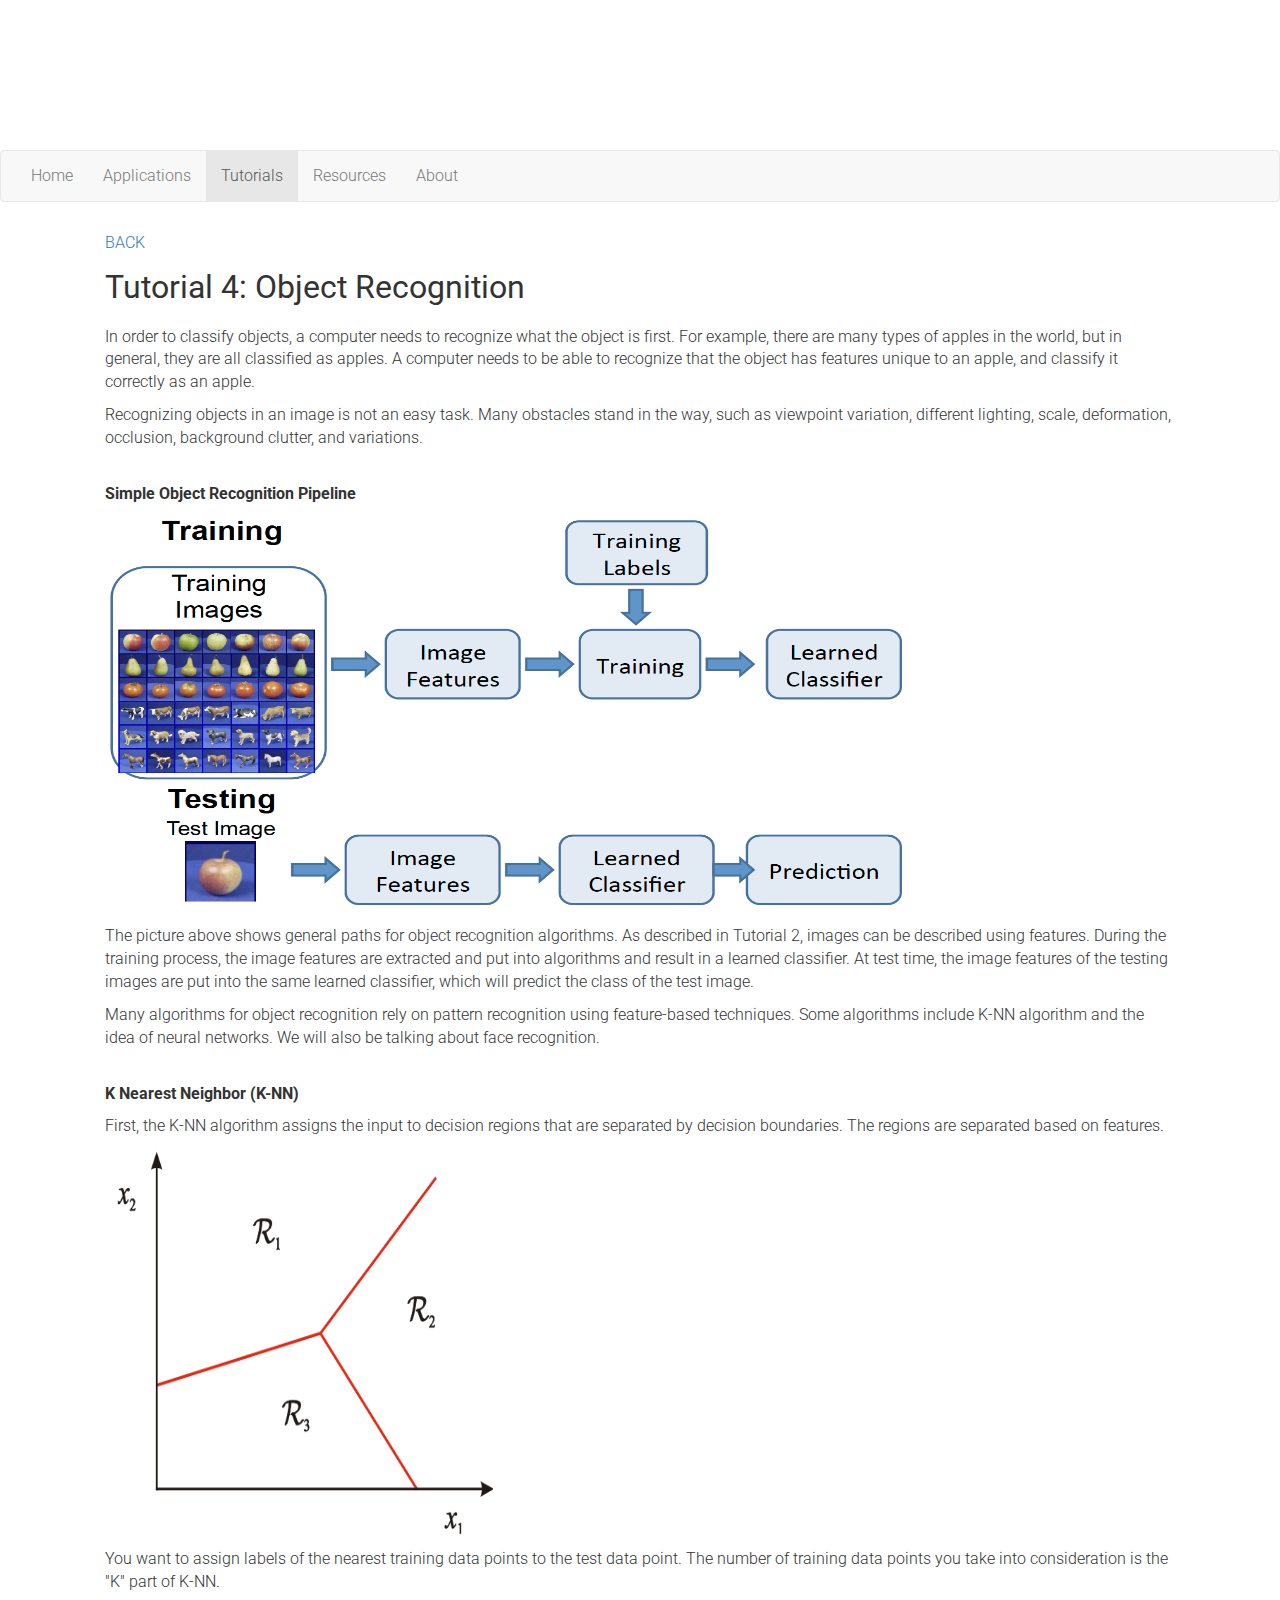
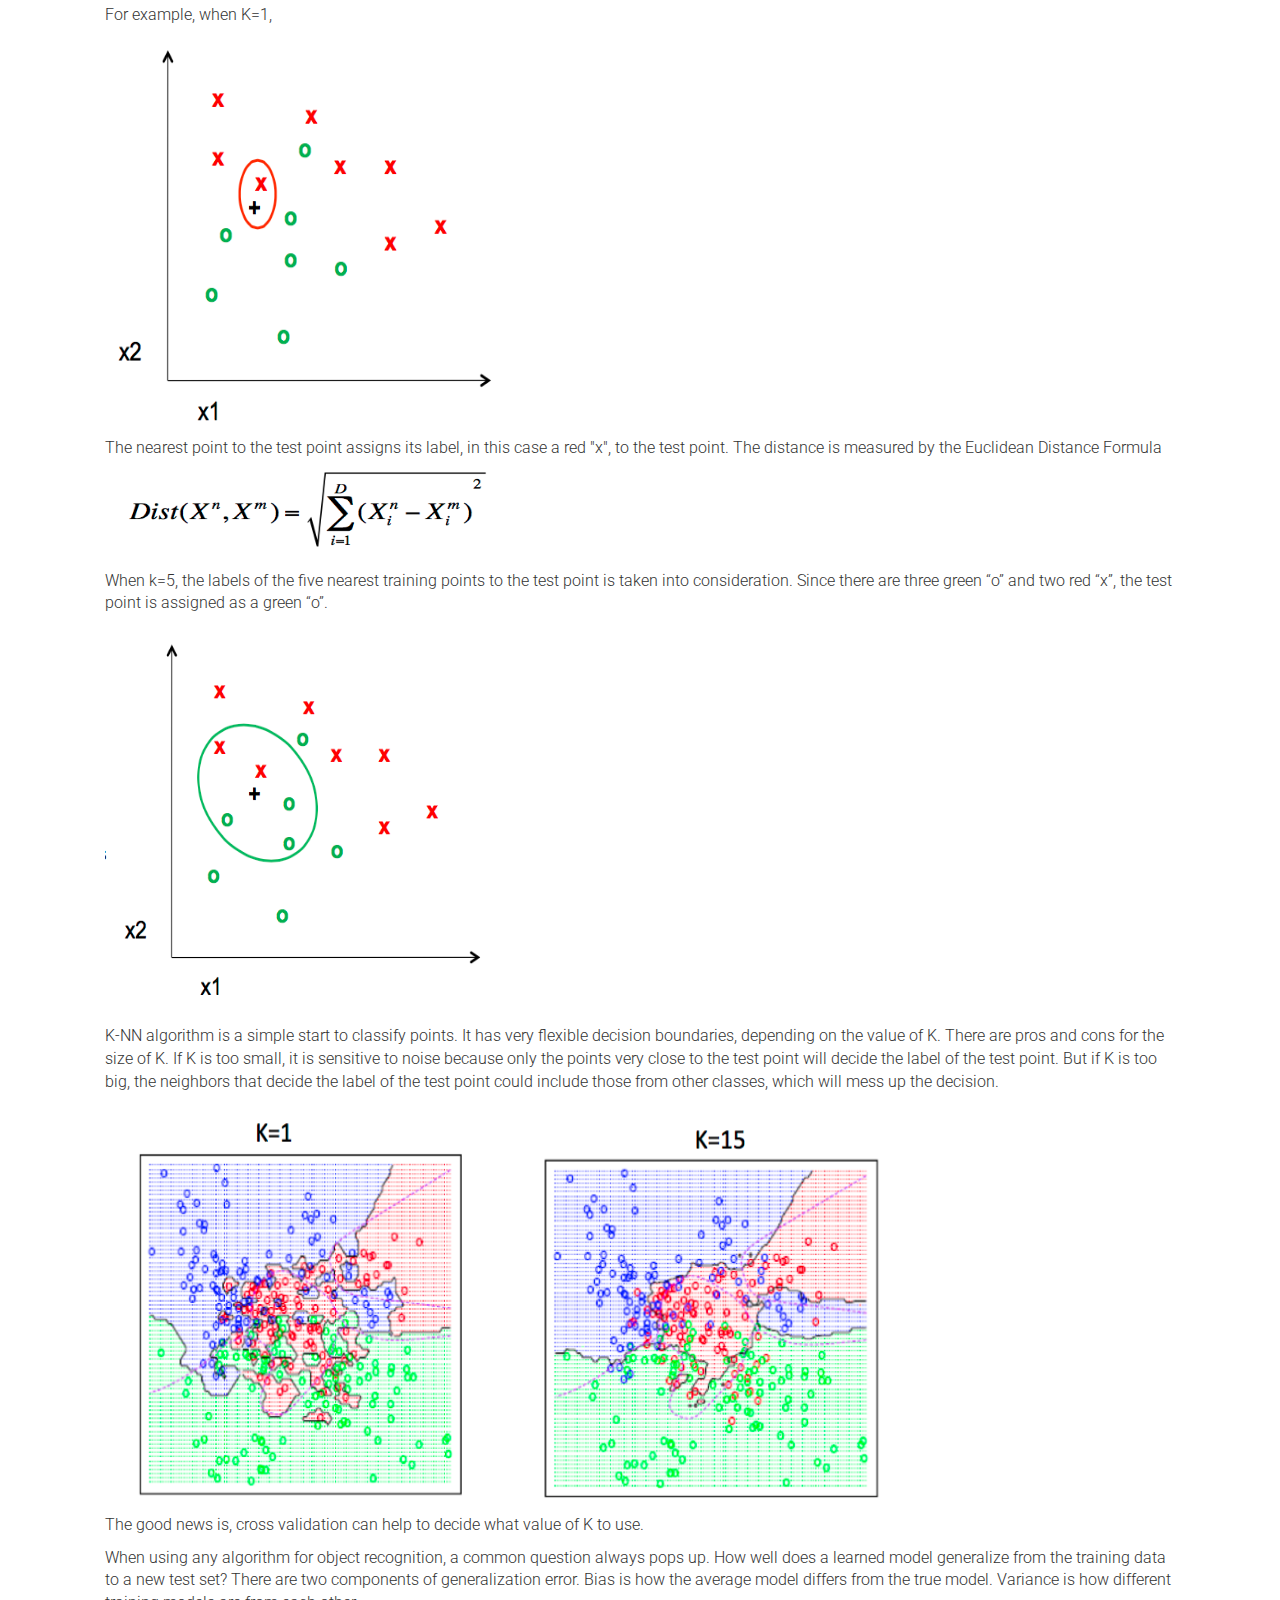
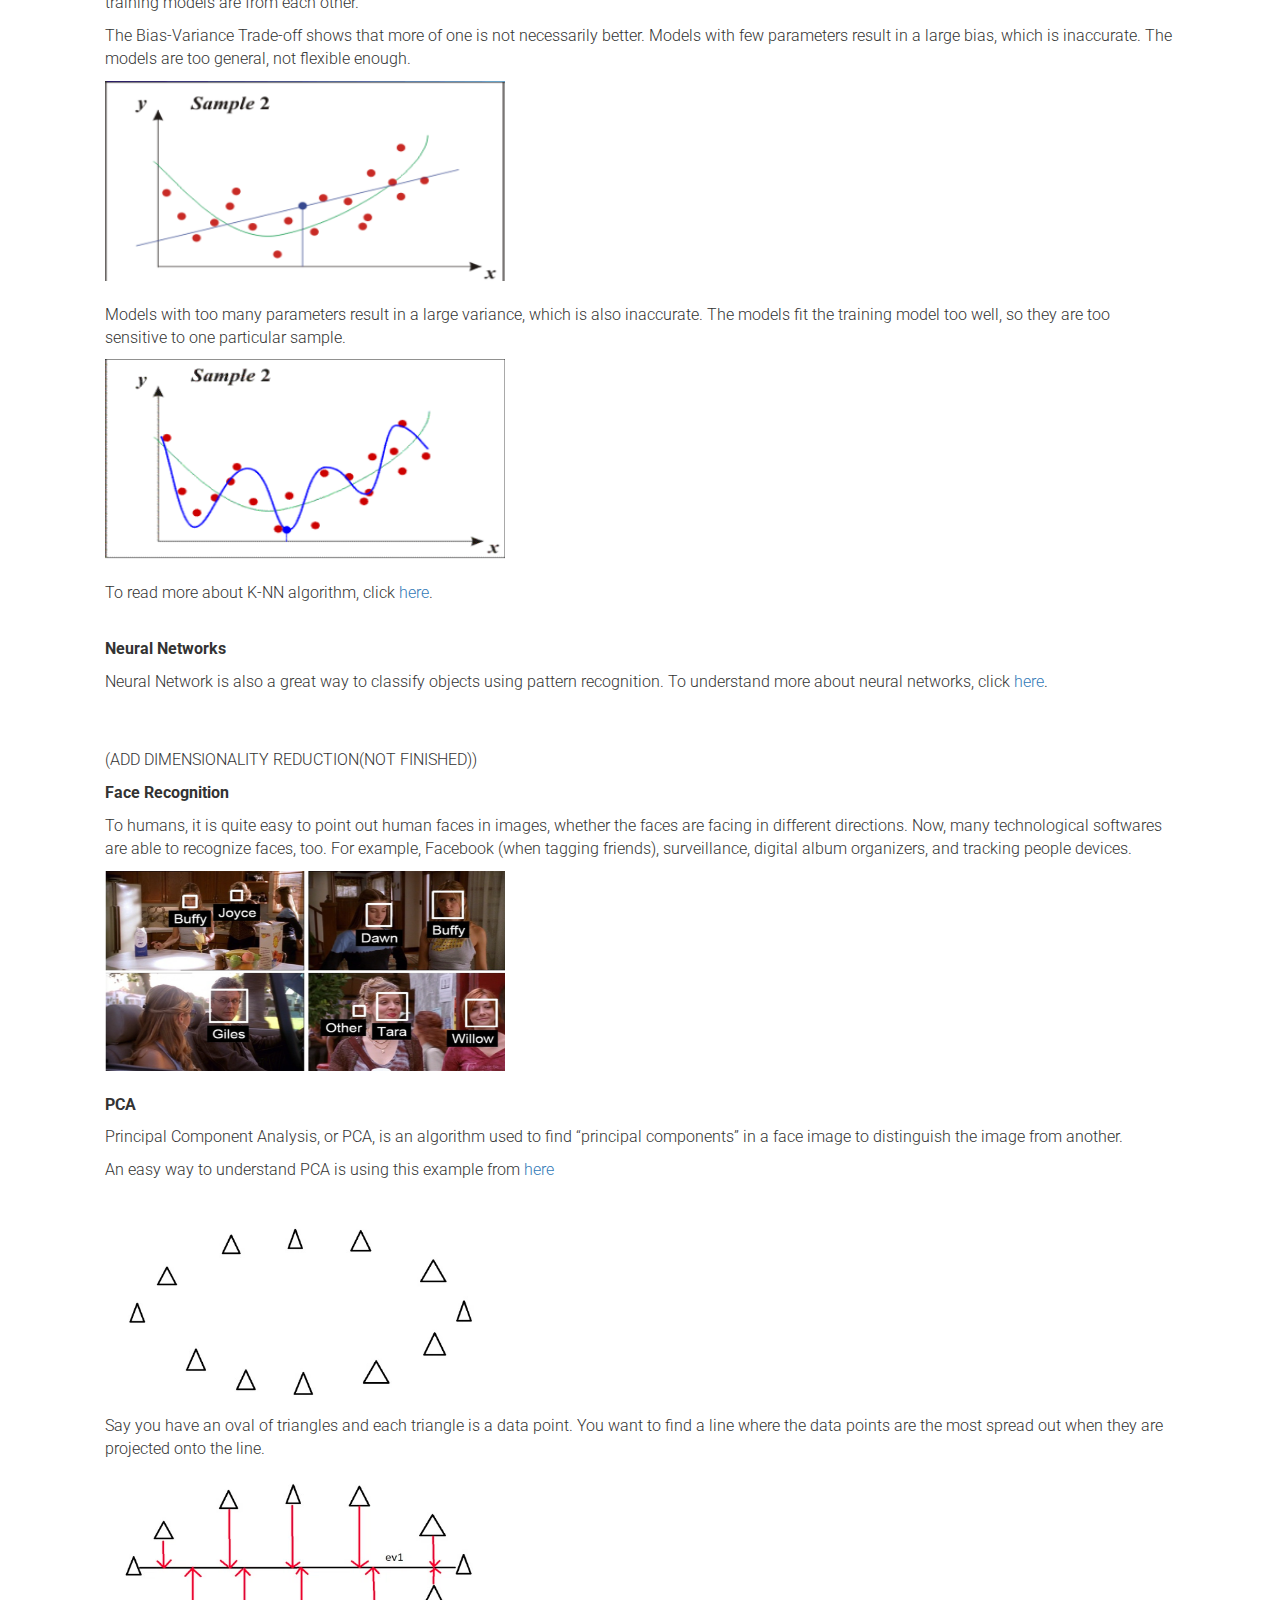
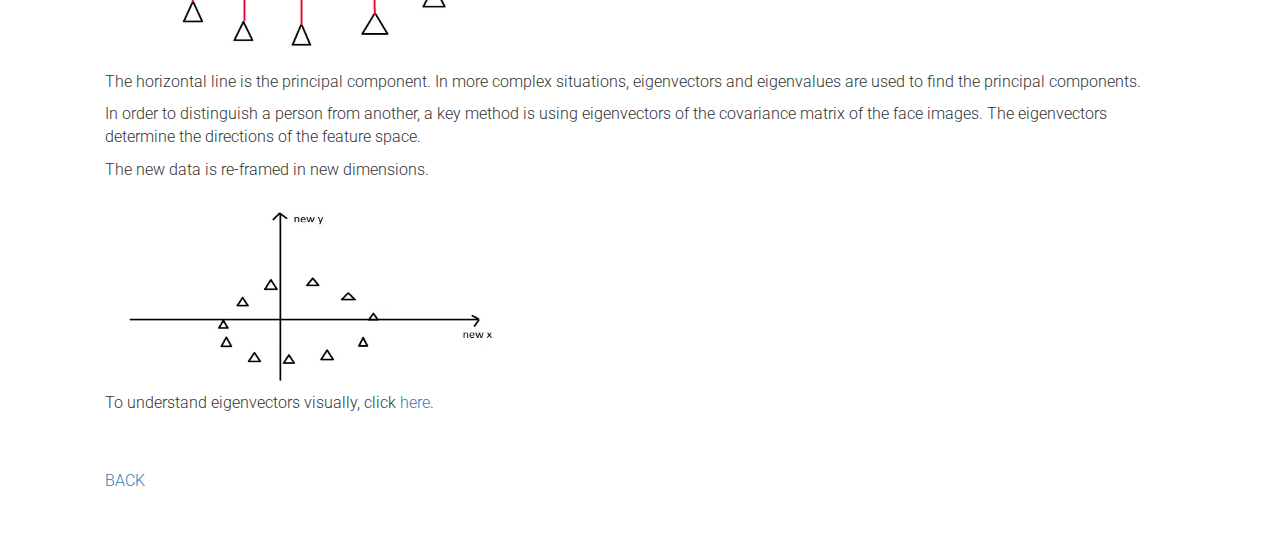
<file: tutorial4.html>
<!DOCTYPE html>
<html>

<head>
  <link rel="stylesheet" type="text/css" href="style.css">
  <link href='https://fonts.googleapis.com/css?family=Roboto:300,400,500' rel='stylesheet' type='text/css'>

  <meta name="viewport" content="width=device-width, initial-scale=1">
  
  <link rel="stylesheet" href="http://maxcdn.bootstrapcdn.com/bootstrap/3.3.5/css/bootstrap.min.css">
  <script src="https://ajax.googleapis.com/ajax/libs/jquery/1.11.3/jquery.min.js"></script>
  <script src="http://maxcdn.bootstrapcdn.com/bootstrap/3.3.5/js/bootstrap.min.js"></script>


</head>

<body style="font-family: 'Roboto', sans-serif; font-weight: 300; font-size: 16px">
<div>
  <table width="100%" height=150px background="http://www.image-sensors.com/ImageSensors/media/Image-Sensors-2015/News%20article%20image/Am_image.png">
    <tr>
      <td valign="center" id="header" style="font-size: 48px">
        Introduction to Computer Vision
      </td>
    </tr>
  </table>
</div>

      
<!-- Fixed navigation bar -->
<div>
<nav class="navbar navbar-default">
  <div class="container-fluid">
    <ul class="nav navbar-nav">
      <li><a href="index.html">Home</a></li>
      <li><a href="applications.html">Applications</a></li>
      <li class="active"><a href="tutorials.html">Tutorials</a></li>
      <li><a href="resources.html">Resources</a></li>
      <li><a href="about.html">About</a></li>
    </ul>
  </div>
</nav>
</div>

<body>

<div id="content">

  <a href="tutorials.html" class="nav">BACK</a>
  <p></p>

  <div class="section-title">Tutorial 4: Object Recognition</div>

  <div class="section-text">

  <p>In order to classify objects, a computer needs to recognize what the object is first. For example, there are many types of apples in the world, but in general, they are all classified as apples. A computer needs to be able to recognize that the object has features unique to an apple, and classify it correctly as an apple.</p>
  <p>Recognizing objects in an image is not an easy task. Many obstacles stand in the way, such as viewpoint variation, different lighting, scale, deformation, occlusion, background clutter, and variations.</p>
  <br>
  <p><b>Simple Object Recognition Pipeline</b></p>
  <p><img src="Pictures/knn/objectrecognition.png" width="800" height="400"/></p>
  <p>The picture above shows general paths for object recognition algorithms. As described in Tutorial 2, images can be described using features. During the training process, the image features are extracted and put into algorithms and result in a learned classifier. At test time, the image features of the testing images are put into the same learned classifier, which will predict the class of the test image.</p>
  <p>Many algorithms for object recognition rely on pattern recognition using feature-based techniques. Some algorithms include K-NN algorithm and the idea of neural networks. We will also be talking about face recognition. </p>
  <br>
  <p><b>K Nearest Neighbor (K-NN)</b></p>
  <p>First, the K-NN algorithm assigns the input to decision regions that are separated by decision boundaries. The regions are separated based on features.</p>
  <img src="Pictures/knn/knn1.png" width="400" height="400"> 
  <p>You want to assign labels of the nearest training data points to the test data point. The number of training data points you take into consideration is the &quot;K&quot; part of K-NN. </p>
  <p>For example, when K=1,</p>
  <img src="Pictures/knn/knn2.png" width="400" height="400"> 
  <p>The nearest point to the test point assigns its label, in this case a red &quot;x&quot;, to the test point. The distance is measured by the Euclidean Distance Formula <img src="Pictures/knn/knn3.png" width="400" height="100"> 
  <br>
  <p>When k=5, the labels of the five nearest training points to the test point is taken into consideration. Since there are three green “o” and two red “x”, the test point is assigned as a green “o”. </p>
  <img src="Pictures/knn/knn4.png" width="400" height="400"> 
  <p>K-NN algorithm is a simple start to classify points. It has very flexible decision boundaries, depending on the value of K. There are pros and cons for the size of K. If K is too small, it is sensitive to noise because only the points very close to the test point will decide the label of the test point. But if K is too big, the neighbors that decide the label of the test point could include those from other classes, which will mess up the decision. </p>
  <img src="Pictures/knn/knn5.png" width="400" height="400"> <img src="Pictures/knn/knn6.png" width="410" height="410"> 
  <p>The good news is, cross validation can help to decide what value of K to use.</p>
  <p>When using any algorithm for object recognition, a common question always pops up. How well does a learned model generalize from the training data to a new test set? There are two components of generalization error. Bias is how the average model differs from the true model. Variance is how different training models are from each other.</p>
  <p>The Bias-Variance Trade-off shows that more of one is not necessarily better. Models with few parameters result in a large bias, which is inaccurate. The models are too general, not flexible enough. </p>
  <img src="Pictures/knn/knn7.png" width="400" height="200"> 
  <br></br>
  <p>Models with too many parameters result in a large variance, which is also inaccurate. The models fit the training model too well, so they are too sensitive to one particular sample. </p>
  <img src="Pictures/knn/knn8.png" width="400" height="200"> 
  <br></br>
  <p>To read more about K-NN algorithm, click <a href="http://arxiv.org/ftp/arxiv/papers/1007/1007.0085.pdf">here</a>.</p>
  <br>
  <p><b>Neural Networks</b></p>
  <p>Neural Network is also a great way to classify objects using pattern recognition. To understand more about neural networks, click <a href="http://www.explainthatstuff.com/introduction-to-neural-networks.html">here</a>.</p>
  <br>
  <br>
  <p>(ADD DIMENSIONALITY REDUCTION(NOT FINISHED))</p>
  <p><b>Face Recognition</b></p>
  <p>To humans, it is quite easy to point out human faces in images, whether the faces are facing in different directions. Now, many technological softwares are able to recognize faces, too. For example, Facebook (when tagging friends), surveillance, digital album organizers, and tracking people devices. </p>
  <img src="Pictures/pca/face.png" width="400" height="200"> 
  <br></br>
  <p><b>PCA</b></p>
  <p>Principal Component Analysis, or PCA, is an algorithm used to find “principal components” in a face image to distinguish the image from another.</p>
  <p>An easy way to understand PCA is using this example from <a href="https://georgemdallas.wordpress.com/2013/10/30/principal-component-analysis-4-dummies-eigenvectors-eigenvalues-and-dimension-reduction/">here</a></p>
  <br>
  <img src="Pictures/pca/pca1.png" width="400" height="200"> 
  <p>Say you have an oval of triangles and each triangle is a data point. You want to find a line where the data points are the most spread out when they are projected onto the line. </p>
  <img src="Pictures/pca/pca2.png" width="400" height="200"> 
  <p>The horizontal line is the principal component. In more complex situations, eigenvectors and eigenvalues are used to find the principal components.</p>
  <p>In order to distinguish a person from another, a key method is using eigenvectors of the covariance matrix of the face images. The eigenvectors determine the directions of the feature space. </p>
  <p>The new data is re-framed in new dimensions.</p>
  <img src="Pictures/pca/pca3.png" width="400" height="200"> 
  <br>
  <p>To understand eigenvectors visually, click <a href="http://setosa.io/ev/eigenvectors-and-eigenvalues/">here</a>.</p>
  <br>
  <br>

<a href="tutorials.html" class="nav">BACK</a>

</div>

</body>

</html>
</file>
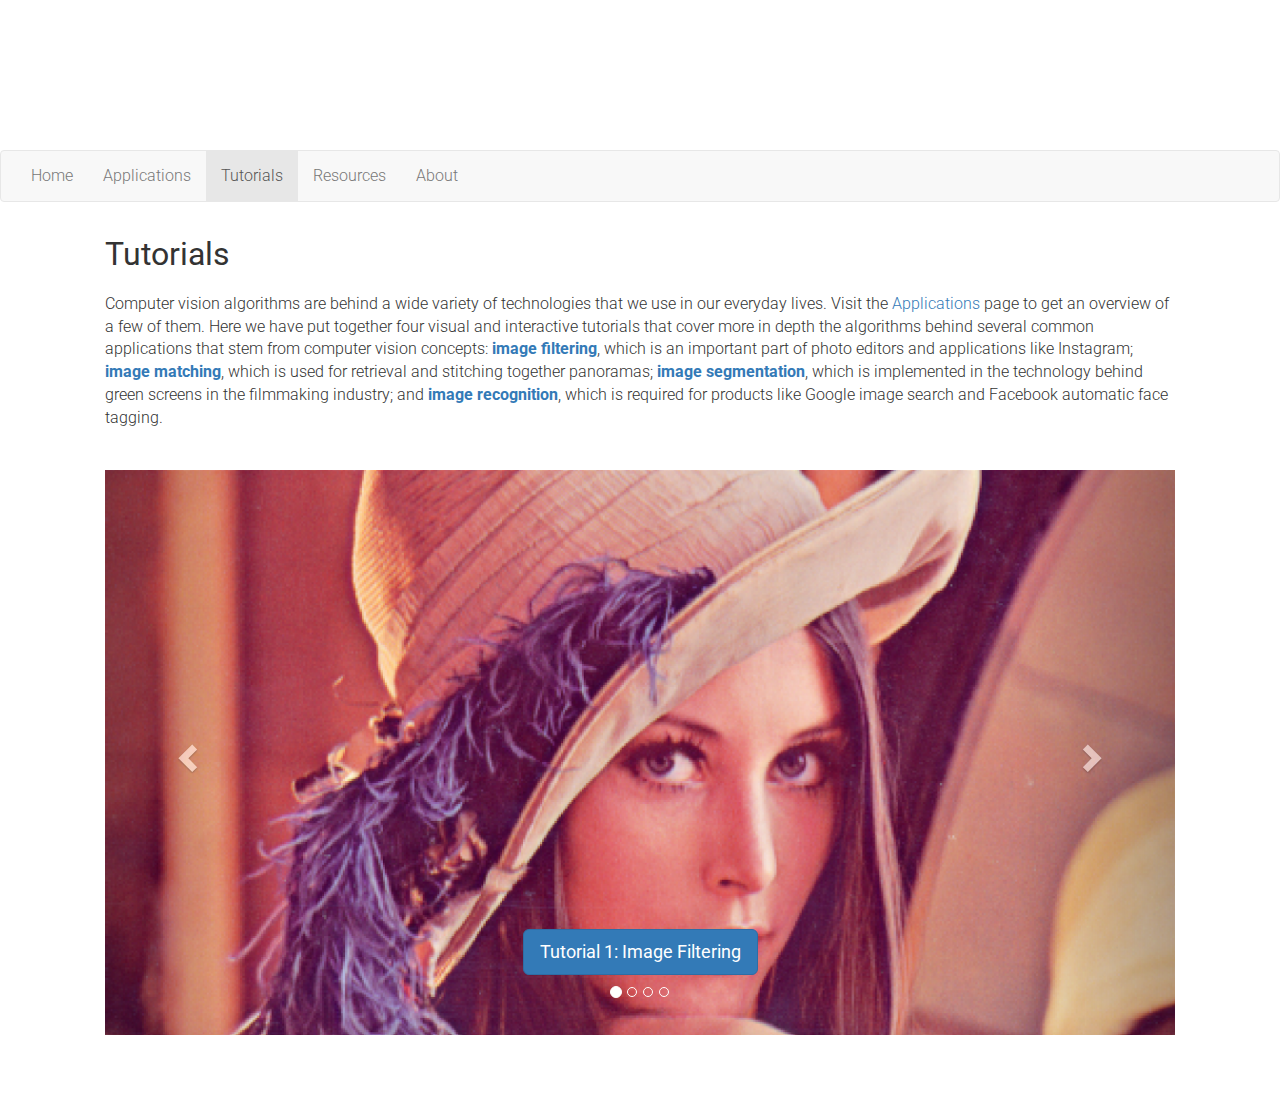
<file: tutorials.html>
<!DOCTYPE html>
<html>

<!-- fix navbar use id <a>-->

<head>
  <link rel="stylesheet" type="text/css" href="style.css">
  <link href='https://fonts.googleapis.com/css?family=Roboto:300,400,500' rel='stylesheet' type='text/css'>

  <meta name="viewport" content="width=device-width, initial-scale=1">
  
  <link rel="stylesheet" href="http://maxcdn.bootstrapcdn.com/bootstrap/3.3.5/css/bootstrap.min.css">
  <script src="https://ajax.googleapis.com/ajax/libs/jquery/1.11.3/jquery.min.js"></script>
  <script src="http://maxcdn.bootstrapcdn.com/bootstrap/3.3.5/js/bootstrap.min.js"></script>


</head>

<body style="font-family: 'Roboto', sans-serif; font-weight: 300; font-size: 16px">
<div>
  <table width="100%" height=150px background="http://www.image-sensors.com/ImageSensors/media/Image-Sensors-2015/News%20article%20image/Am_image.png">
    <tr>
      <td valign="center" id="header" style="font-size: 48px">
        Introduction to Computer Vision
      </td>
    </tr>
  </table>
</div>

      
<!-- Fixed navigation bar -->
<div>
<nav class="navbar navbar-default">
  <div class="container-fluid">
    <ul class="nav navbar-nav">
      <li><a href="index.html">Home</a></li>
      <li><a href="applications.html">Applications</a></li>
      <li class="active"><a href="tutorials.html">Tutorials</a></li>
      <li><a href="resources.html">Resources</a></li>
      <li><a href="about.html">About</a></li>
    </ul>
  </div>
</nav>
</div>

<body>

<div id="content">
  <div class="section-title">Tutorials</div>

  <div class="section-text">
    <p>Computer vision algorithms are behind a wide variety of technologies that we use in our everyday lives. Visit the <a href="applications.html">Applications</a> page to get an overview of a few of them. Here we have put together four visual and interactive tutorials that cover more in depth the algorithms behind several common applications that stem from computer vision concepts: <b><a href="tutorial1.html">image filtering</a></b>, which is an important part of photo editors and applications like Instagram; <b><a href="tutorial2.html">image matching</a></b>, which is used for retrieval and stitching together panoramas; <b><a href="tutorial3.html">image segmentation</a></b>, which is implemented in the technology behind green screens in the filmmaking industry; and <b><a href="tutorial4.html">image recognition</a></b>, which is required for products like Google image search and Facebook automatic face tagging.</p>
  </div>

  <div id="myCarousel" class="carousel slide" data-ride="carousel">
    <!-- Indicators -->
    <ol class="carousel-indicators">
      <li data-target="#myCarousel" data-slide-to="0" class="active"></li>
      <li data-target="#myCarousel" data-slide-to="1"></li>
      <li data-target="#myCarousel" data-slide-to="2"></li>
      <li data-target="#myCarousel" data-slide-to="3"></li>
    </ol>

    <!-- Wrapper for slides -->
    <div class="carousel-inner" role="listbox">
      <div class="item active">
        <img src="Pictures1/lena.png" alt="Tutorial 1">
        <div class="carousel-caption">
          <p><a class="btn btn-lg btn-primary" href="tutorial1.html" role="button">Tutorial 1: Image Filtering</a></p>
        </div>
      </div>

      <div class="item">
        <img src="Pictures/panoramic/pan7.png" alt="Tutorial 2">
        <div class="carousel-caption">
          <p><a class="btn btn-lg btn-primary" href="tutorial2.html" role="button">Tutorial 2: Image Matching</a></p>
        </div>
      </div>

      <div class="item">
        <img src="Pictures3/gestaltdog_cropped.png" alt="Tutorial 3">
        <div class="carousel-caption">
            <p><a class="btn btn-lg btn-primary" href="tutorial3.html" role="button">Tutorial 3: Image Segmentation</a></p>
        </div>
      </div>

      <div class="item">
        <img src="Pictures/pca/face.png" alt="Tutorial 4">
        <div class="carousel-caption">
            <p><a class="btn btn-lg btn-primary" href="tutorial4.html" role="button">Tutorial 4: Image Recognition</a></p>
        </div>
      </div>
    </div>

    <!-- Left and right controls -->
    <a class="left carousel-control" href="#myCarousel" role="button" data-slide="prev">
      <span class="glyphicon glyphicon-chevron-left" aria-hidden="true"></span>
      <span class="sr-only">Previous</span>
    </a>
    <a class="right carousel-control" href="#myCarousel" role="button" data-slide="next">
      <span class="glyphicon glyphicon-chevron-right" aria-hidden="true"></span>
      <span class="sr-only">Next</span>
    </a>
  </div>
</div>



</body>

</html>
</file>
<file: style.css>
/*ul {
  list-style-type: none;
  margin: 0;
  padding: 0;
}

li {
  float: left;
}*/

#content{
  max-width: 1170px;
  margin-right: auto;
  margin-left: auto;
  padding: 10px 50px;
}

/*a:link, a:visited {
  display: block;
  width: 170px;
  font-weight: lighter;
  color: #808080;
  background-color: #EFEFEF;
  text-align: center;
  padding: 4px;
  text-decoration: none;
  text-transform: uppercase;
}

a:hover, a:active {
  background-color: #BFBFBF;
}

<!-- Use external CSS style sheet -->
  ul {list-style: none;padding: 0px;margin: 0px;}
  li ul {display: none;}
  ul li a:hover {background: white;}
  li:hover ul {display: block; position: absolute;}
  li:hover li {float: none;}
  li:hover a {background: #EFEFEF;}
  li:hover li a:hover {background: white;}
  #drop-nav li ul li {border-top: 0px;}
*/

FIGURE, FIGCAPTION {
  font-size: 12px;
}

#header {
  color: white;
  font-family: 'Roboto', sans-serif;
  font-weight: 500;
  font-size: 50px;
  padding: 20px;
}

.section-title {
  font-size: 28px;
  font-weight: 400;
  font-size: 32px;
  margin-bottom: 15px;
}

.section-text {
  margin-bottom: 40px;
}

.carousel {
  max-width: 100%;
  margin-bottom: 60px;
}

.carousel img {
  width: 100%;
}
</file>
